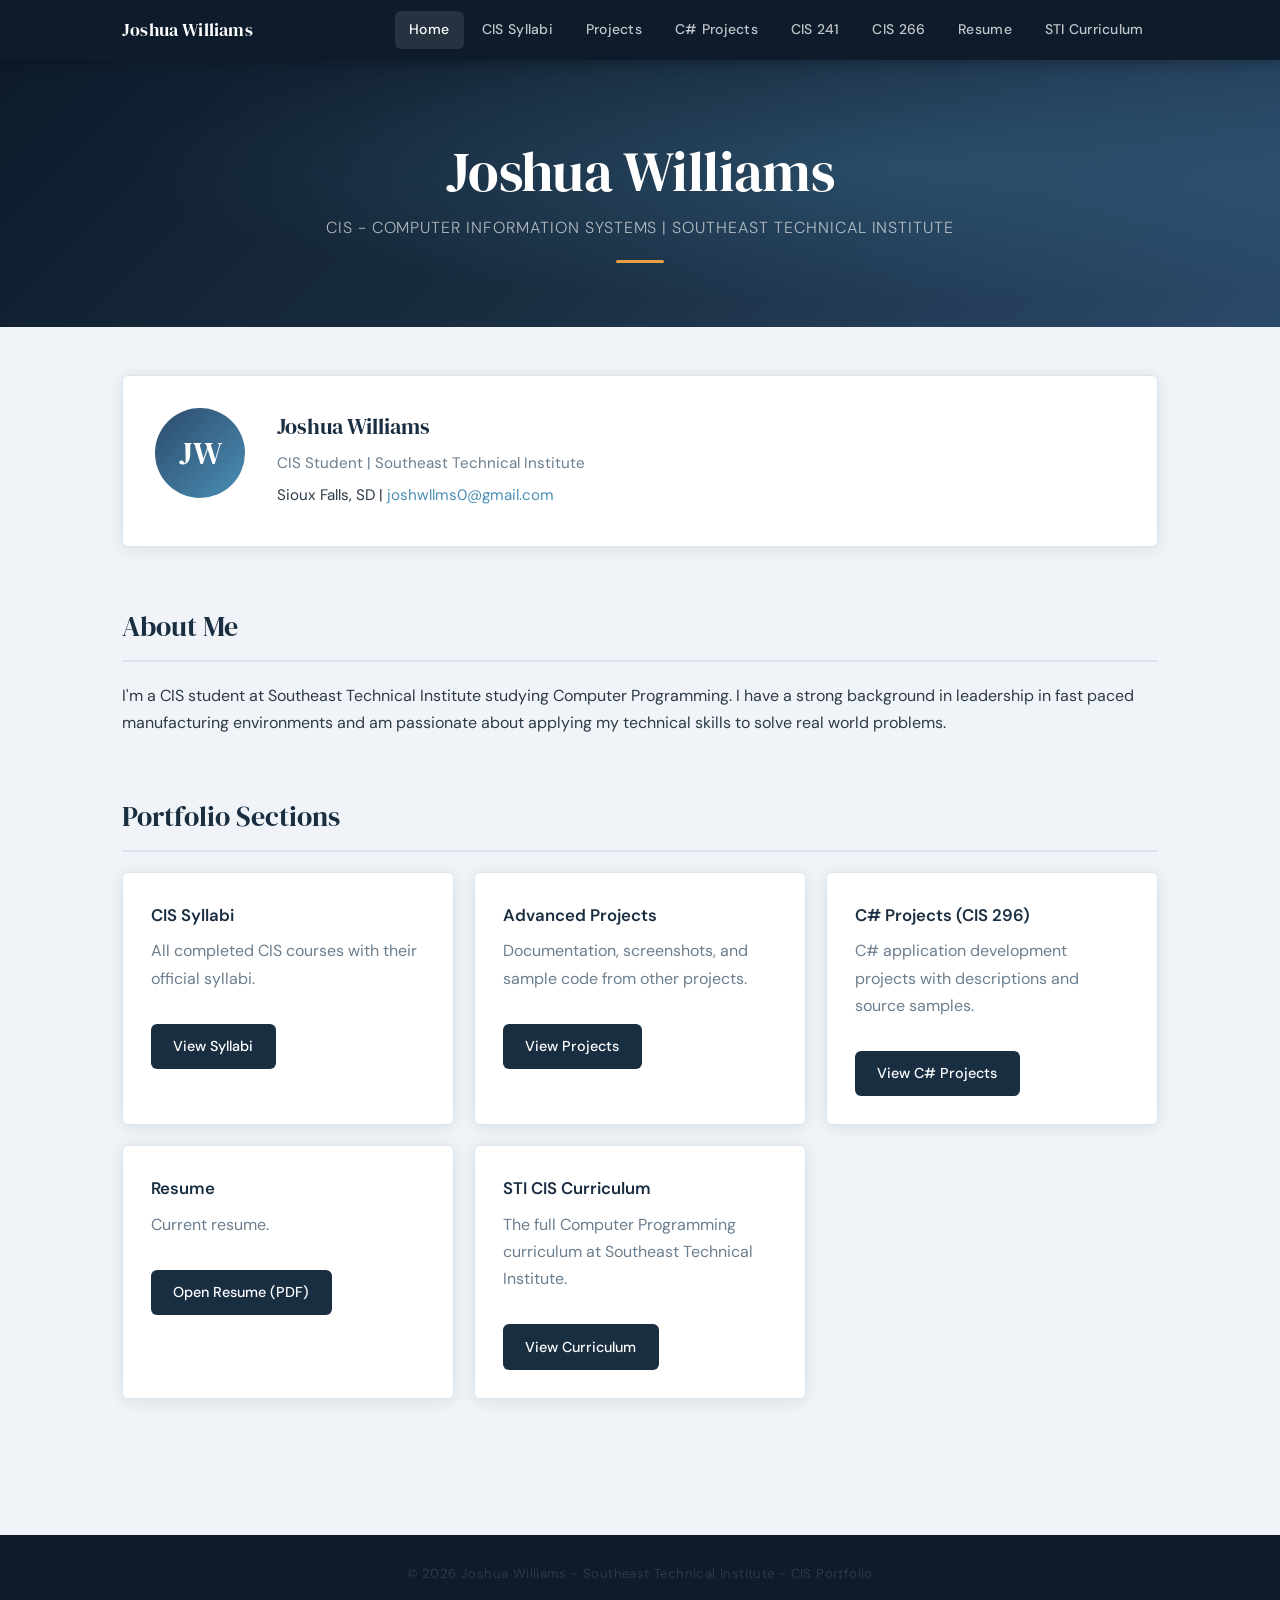
<file: index.html>
<!DOCTYPE html>
<html lang="en">
<head>
  <meta charset="UTF-8" />
  <meta name="viewport" content="width=device-width, initial-scale=1.0" />
  <title>Joshua Williams | CIS Portfolio</title>
  <link rel="stylesheet" href="styles.css" />
</head>
<body>

  <!-- Navigation -->
  <nav>
    <div class="nav-inner">
      <span class="nav-brand">Joshua Williams</span>
      <ul class="nav-links">
        <li><a href="index.html" class="active">Home</a></li>
        <li><a href="CIS_Syllabi.html">CIS Syllabi</a></li>
        <li><a href="projects.html">Projects</a></li>
        <li><a href="csharp.html">C# Projects</a></li>
        <li><a href="cis241.html">CIS 241</a></li>
        <li><a href="cis266_webservices.html">CIS 266</a></li>
        <li><a href="Joshua_Williams_ResumeSupervisor.pdf" target="_blank">Resume</a></li>
        <li><a href="https://catalog.southeasttech.edu/preview_program.php?catoid=29&poid=3606&hl=%22Computer+Programming%22&returnto=search" target="_blank">STI Curriculum</a></li>
      </ul>
    </div>
  </nav>

  <!-- Page Header -->
  <header class="page-header">
    <h1>Joshua Williams</h1>
    <p class="subtitle">CIS - Computer Information Systems | Southeast Technical Institute</p>
    <div class="accent-bar"></div>
  </header>

  <!-- Main Content -->
  <main>

    <!-- Profile -->
    <section>
      <div class="profile-card">
        <div class="profile-avatar">JW</div>
        <div class="profile-info">
          <h3>Joshua Williams</h3>
          <p class="text-muted">CIS Student | Southeast Technical Institute</p>
          <p>
            Sioux Falls, SD |
            <a href="mailto:joshwllms0@gmail.com">joshwllms0@gmail.com</a>
          </p>
        </div>
      </div>
    </section>

    <!-- About -->
    <section>
      <h2>About Me</h2>
      <p>
        I'm a CIS student at Southeast Technical Institute studying Computer Programming.
        I have a strong background in leadership in fast paced manufacturing environments 
        and am passionate about applying my technical skills to solve real world problems.
      </p>
    </section>

    <!-- Quick Links -->
    <section>
      <h2>Portfolio Sections</h2>
      <div class="card-grid">

        <div class="card">
          <h3>CIS Syllabi</h3>
          <p class="text-muted">All completed CIS courses with their official syllabi.</p>
          <a href="CIS_Syllabi.html" class="btn btn-primary mt-2">View Syllabi</a>
        </div>

        <div class="card">
          <h3>Advanced Projects</h3>
          <p class="text-muted">Documentation, screenshots, and sample code from other projects.</p>
          <a href="projects.html" class="btn btn-primary mt-2">View Projects</a>
        </div>

        <div class="card">
          <h3>C# Projects (CIS 296)</h3>
          <p class="text-muted">C# application development projects with descriptions and source samples.</p>
          <a href="csharp.html" class="btn btn-primary mt-2">View C# Projects</a>
        </div>

        <div class="card">
          <h3>Resume</h3>
          <p class="text-muted">Current resume.</p>
          <a href="Joshua_Williams_ResumeSupervisor.pdf" target="_blank" class="btn btn-primary mt-2">Open Resume (PDF)</a>
        </div>

        <div class="card">
          <h3>STI CIS Curriculum</h3>
          <p class="text-muted">The full Computer Programming curriculum at Southeast Technical Institute.</p>
          <a href="https://catalog.southeasttech.edu/preview_program.php?catoid=29&poid=3606&hl=%22Computer+Programming%22&returnto=search"
             target="_blank" class="btn btn-primary mt-2">View Curriculum</a>
        </div>

      </div>
    </section>
  </main>

  <!-- Footer -->
  <footer>
    <p>&copy; 2026 Joshua Williams - Southeast Technical Institute - CIS Portfolio</p>
  </footer>
</body>
</html>
</file>
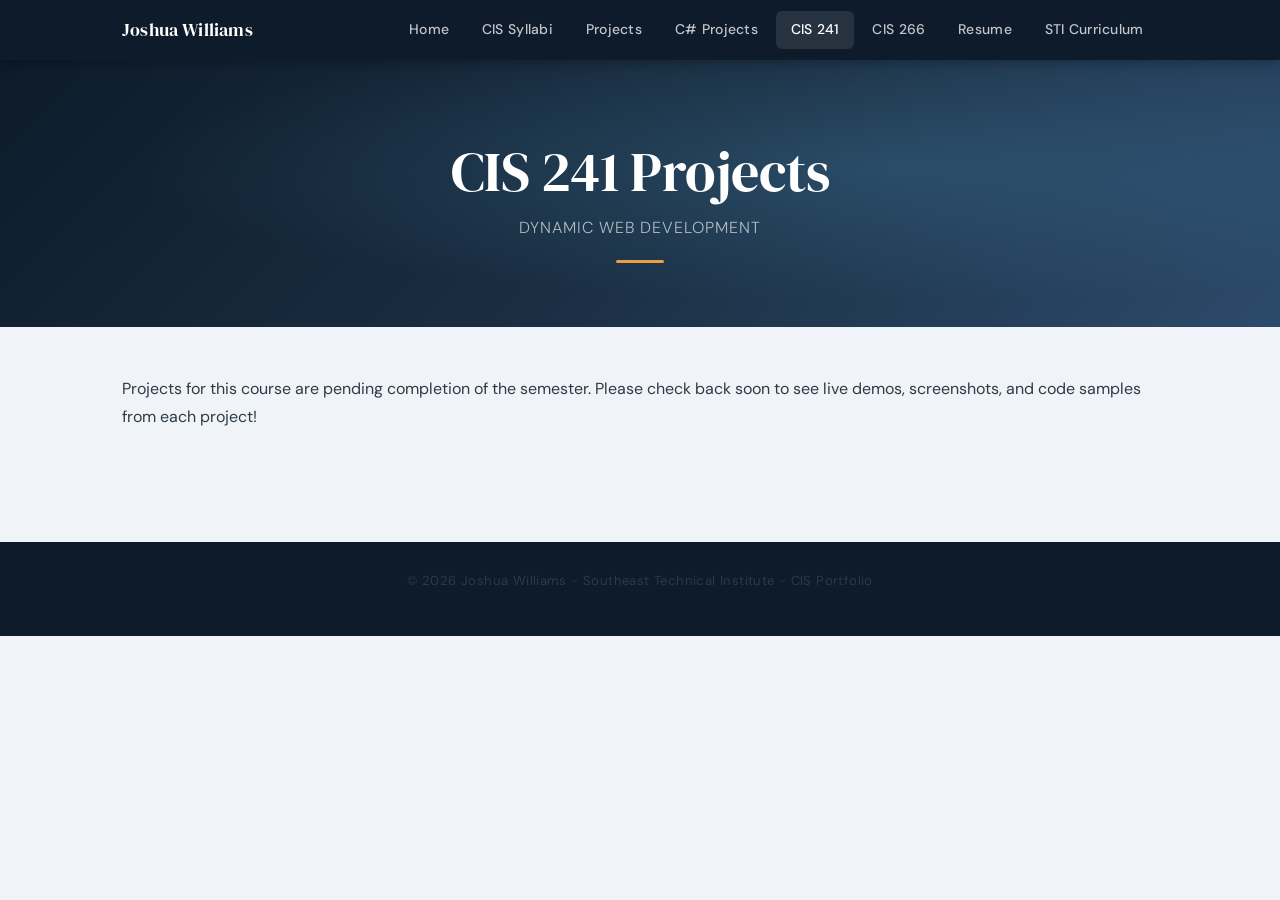
<file: cis241.html>
<!DOCTYPE html>
<html lang="en">
<head>
  <meta charset="UTF-8" />
  <meta name="viewport" content="width=device-width, initial-scale=1.0" />
  <title>CIS 241 Projects | Joshua Williams</title>
  <link rel="stylesheet" href="styles.css" />
  <style>
    .project-block {
      background: var(--white);
      border: 1px solid var(--border);
      border-radius: var(--radius);
      padding: 2rem;
      margin-bottom: 2rem;
      box-shadow: var(--shadow);
    }
    .project-block h3 {
      font-family: var(--serif);
      font-size: 1.3rem;
      font-weight: 400;
      color: var(--ink);
      margin-bottom: .4rem;
    }
    .project-meta {
      font-size: .85rem;
      color: var(--muted);
      margin-bottom: 1rem;
    }
    .project-section-label {
      font-size: .75rem;
      font-weight: 700;
      letter-spacing: .1em;
      text-transform: uppercase;
      color: var(--steel);
      margin: 1.25rem 0 .4rem;
    }
    .code-block {
      background: #0d1b2a;
      color: #c9d8e8;
      border-radius: var(--radius);
      padding: 1.25rem 1.5rem;
      font-family: 'Courier New', Courier, monospace;
      font-size: .82rem;
      line-height: 1.65;
      overflow-x: auto;
      margin-bottom: .75rem;
    }
    .screenshot-placeholder {
      background: var(--light);
      border: 2px dashed var(--border);
      border-radius: var(--radius);
      padding: 2.5rem 1.5rem;
      text-align: center;
      color: var(--muted);
      font-size: .9rem;
      margin-bottom: .75rem;
    }
    .screenshot-placeholder img {
      max-width: 100%;
      border-radius: var(--radius);
      margin: 0 auto;
      display: block;
    }
    .demo-banner {
      display: flex;
      align-items: center;
      justify-content: space-between;
      gap: 1rem;
      background: linear-gradient(135deg, var(--ink), var(--steel));
      border-radius: var(--radius);
      padding: 1.1rem 1.5rem;
      margin-bottom: 1.5rem;
      flex-wrap: wrap;
    }
    .demo-banner p {
      color: rgba(255,255,255,.8);
      font-size: .9rem;
      margin: 0;
    }
    .demo-banner strong {
      color: var(--white);
      display: block;
      font-size: 1rem;
      margin-bottom: .2rem;
    }
    .btn-demo {
      display: inline-flex;
      align-items: center;
      gap: .5rem;
      background: var(--accent);
      color: var(--navy);
      font-weight: 700;
      font-size: .9rem;
      padding: .6rem 1.3rem;
      border-radius: var(--radius);
      white-space: nowrap;
      transition: opacity .2s, transform .15s;
    }
    .btn-demo:hover { opacity: .88; color: var(--navy); transform: translateY(-1px); }
    .db-badge {
      display: inline-block;
      background: #1a4a2e;
      color: #6fd49a;
      font-size: .72rem;
      font-weight: 700;
      padding: .2rem .7rem;
      border-radius: 99px;
      letter-spacing: .05em;
      margin-bottom: 1rem;
    }
  </style>
</head>
<body>

  <!-- Navigation -->
  <nav>
    <div class="nav-inner">
      <span class="nav-brand">Joshua Williams</span>
      <ul class="nav-links">
        <li><a href="index.html">Home</a></li>
        <li><a href="CIS_Syllabi.html">CIS Syllabi</a></li>
        <li><a href="projects.html">Projects</a></li>
        <li><a href="csharp.html">C# Projects</a></li>
        <li><a href="cis241.html" class="active">CIS 241</a></li>
        <li><a href="cis266_webservices.html">CIS 266</a></li>
        <li><a href="Joshua_Williams_ResumeSupervisor.pdf" target="_blank">Resume</a></li>
        <li><a href="https://catalog.southeasttech.edu/preview_program.php?catoid=29&poid=3606&hl=%22Computer+Programming%22&returnto=search" target="_blank">STI Curriculum</a></li>
      </ul>
    </div>
  </nav>

  <!-- Page Header -->
  <header class="page-header">
    <h1>CIS 241 Projects</h1>
    <p class="subtitle">Dynamic Web Development</p>
    <div class="accent-bar"></div>
  </header>

  <!-- Main Content -->
  <main>

    <p style="margin-bottom:2rem;">
      Projects for this course are pending completion of the semester. 
      Please check back soon to see live demos, screenshots, and code samples from each project!
    </p>
  </main>

  <!-- Footer -->
  <footer>
    <p>&copy; 2026 Joshua Williams - Southeast Technical Institute - CIS Portfolio</p>
  </footer>

</body>
</html>
</file>
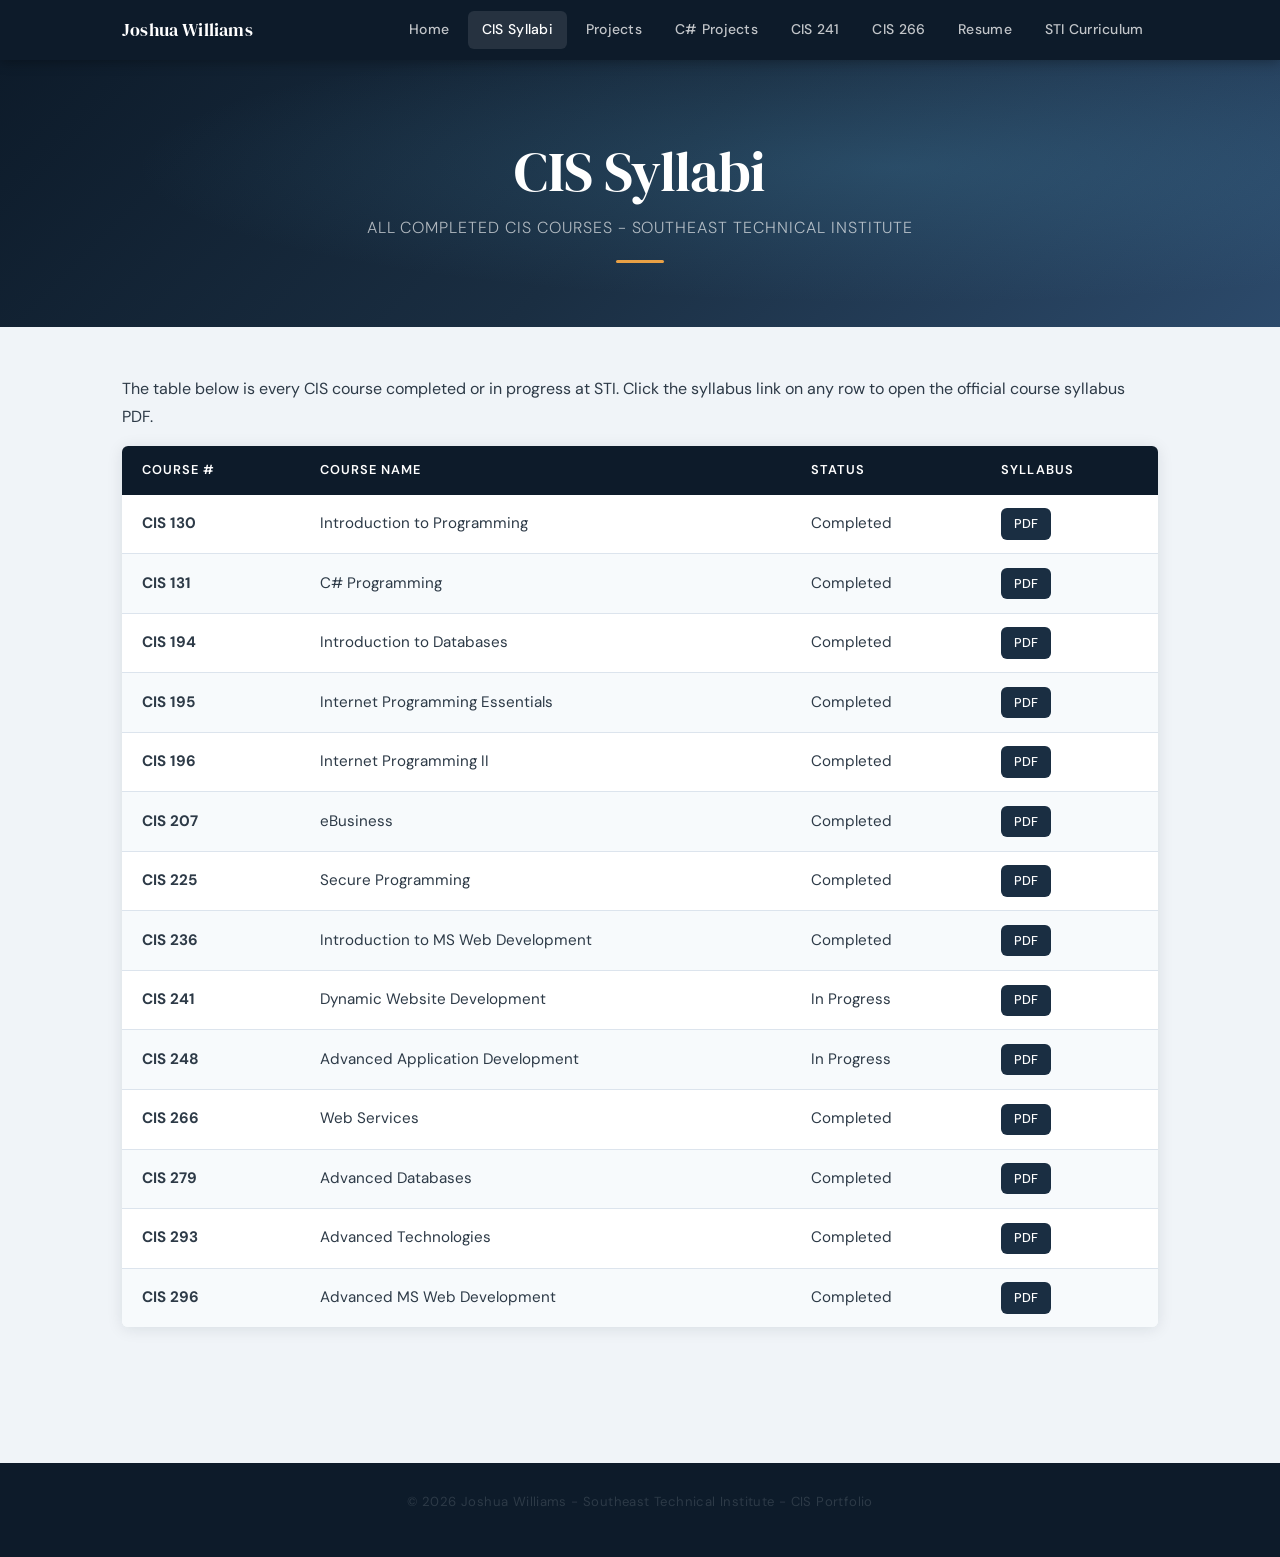
<file: CIS_Syllabi.html>
<!DOCTYPE html>
<html lang="en">
<head>
  <meta charset="UTF-8" />
  <meta name="viewport" content="width=device-width, initial-scale=1.0" />
  <title>CIS Syllabi | Joshua Williams</title>
  <link rel="stylesheet" href="styles.css" />
</head>
<body>

  <!-- Navigation -->
  <nav>
    <div class="nav-inner">
      <span class="nav-brand">Joshua Williams</span>
      <ul class="nav-links">
        <li><a href="index.html">Home</a></li>
        <li><a href="CIS_Syllabi.html" class="active">CIS Syllabi</a></li>
        <li><a href="projects.html">Projects</a></li>
        <li><a href="csharp.html">C# Projects</a></li>
        <li><a href="cis241.html">CIS 241</a></li>
        <li><a href="cis266_webservices.html">CIS 266</a></li>
        <li><a href="Joshua_Williams_ResumeSupervisor.pdf" target="_blank">Resume</a></li>
        <li><a href="https://catalog.southeasttech.edu/preview_program.php?catoid=29&poid=3606&hl=%22Computer+Programming%22&returnto=search" target="_blank">STI Curriculum</a></li>
      </ul>
    </div>
  </nav>

  <!-- Page Header -->
  <header class="page-header">
    <h1>CIS Syllabi</h1>
    <p class="subtitle">All completed CIS courses - Southeast Technical Institute</p>
    <div class="accent-bar"></div>
  </header>

  <!-- Main Content -->
  <main>

    <section>
      <p>
        The table below is every CIS course completed or in progress at STI.
        Click the syllabus link on any row to open the official course syllabus PDF.
      </p>

      <table class="syllabus-table">
        <thead>
          <tr>
            <th>Course #</th>
            <th>Course Name</th>
            <th>Status</th>
            <th>Syllabus</th>
          </tr>
        </thead>
        <tbody>

          <tr>
            <td><strong>CIS 130</strong></td>
            <td>Introduction to Programming</td>
            <td>Completed</td>
            <td>
              <a href="syllabi/CIS000_Syllabus.jpg" target="_blank" class="pdf-link">
                PDF
              </a>
            </td>
          </tr>

          <tr>
            <td><strong>CIS 131</strong></td>
            <td>C# Programming</td>
            <td>Completed</td>
            <td>
              <a href="syllabi/CIS000_Syllabus.jpg" target="_blank" class="pdf-link">
                PDF
              </a>
            </td>
          </tr>

          <tr>
            <td><strong>CIS 194</strong></td>
            <td>Introduction to Databases</td>
            <td>Completed</td>
            <td>
              <a href="syllabi/CIS194_Syllabus.pdf" target="_blank" class="pdf-link">
                PDF
              </a>
            </td>
          </tr>

          <tr>
            <td><strong>CIS 195</strong></td>
            <td>Internet Programming Essentials</td>
            <td>Completed</td>
            <td>
              <a href="syllabi/CIS195_Syllabus.pdf" target="_blank" class="pdf-link">
                PDF
              </a>
            </td>
          </tr>

          <tr>
            <td><strong>CIS 196</strong></td>
            <td>Internet Programming II</td>
            <td>Completed</td>
            <td>
              <a href="syllabi/CIS196_Syllabus.pdf" target="_blank" class="pdf-link">
                PDF
              </a>
            </td>
          </tr>

          <tr>
            <td><strong>CIS 207</strong></td>
            <td>eBusiness </td>
            <td>Completed</td>
            <td>
              <a href="syllabi/CIS000_Syllabus.jpg" target="_blank" class="pdf-link">
                PDF
              </a>
            </td>
          </tr>

          <tr>
            <td><strong>CIS 225</strong></td>
            <td>Secure Programming</td>
            <td>Completed</td>
            <td>
              <a href="syllabi/CIS225_Syllabus.pdf" target="_blank" class="pdf-link">
                PDF
              </a>
            </td>
          </tr>

          <tr>
            <td><strong>CIS 236</strong></td>
            <td>Introduction to MS Web Development</td>
            <td>Completed</td>
            <td>
              <a href="syllabi/CIS236_Syllabus.pdf" target="_blank" class="pdf-link">
                PDF
              </a>
            </td>
          </tr>

           <tr>
            <td><strong>CIS 241</strong></td>
            <td>Dynamic Website Development</td>
            <td>In Progress</td>
            <td>
              <a href="syllabi/CIS241_Syllabus.pdf" target="_blank" class="pdf-link">
                PDF
              </a>
            </td>
          </tr>

           <tr>
            <td><strong>CIS 248</strong></td>
            <td>Advanced Application Development</td>
            <td>In Progress</td>
            <td>
              <a href="syllabi/CIS248_Syllabus.pdf" target="_blank" class="pdf-link">
                PDF
              </a>
            </td>
          </tr>

           <tr>
            <td><strong>CIS 266</strong></td>
            <td>Web Services</td>
            <td>Completed</td>
            <td>
              <a href="syllabi/CIS266_Syllabus.pdf" target="_blank" class="pdf-link">
                PDF
              </a>
            </td>
          </tr>

           <tr>
            <td><strong>CIS 279</strong></td>
            <td>Advanced Databases</td>
            <td>Completed</td>
            <td>
              <a href="syllabi/CIS279_Syllabus.pdf" target="_blank" class="pdf-link">
                PDF
              </a>
            </td>
          </tr>

          <tr>
            <td><strong>CIS 293</strong></td>
            <td>Advanced Technologies</td>
            <td>Completed</td>
            <td>
              <a href="syllabi/CIS293_Syllabus.pdf" target="_blank" class="pdf-link">
                PDF
              </a>
            </td>
          </tr>

          <tr>
            <td><strong>CIS 296</strong></td>
            <td>Advanced MS Web Development</td>
            <td>Completed</td>
            <td>
              <a href="syllabi/CIS296_Syllabus.pdf" target="_blank" class="pdf-link">
                PDF
              </a>
            </td>
          </tr>

        </tbody>
      </table>
    </section>
  </main>

  <!-- Footer -->
  <footer>
    <p>&copy; 2026 Joshua Williams - Southeast Technical Institute - CIS Portfolio</p>
  </footer>

</body>
</html>
</file>
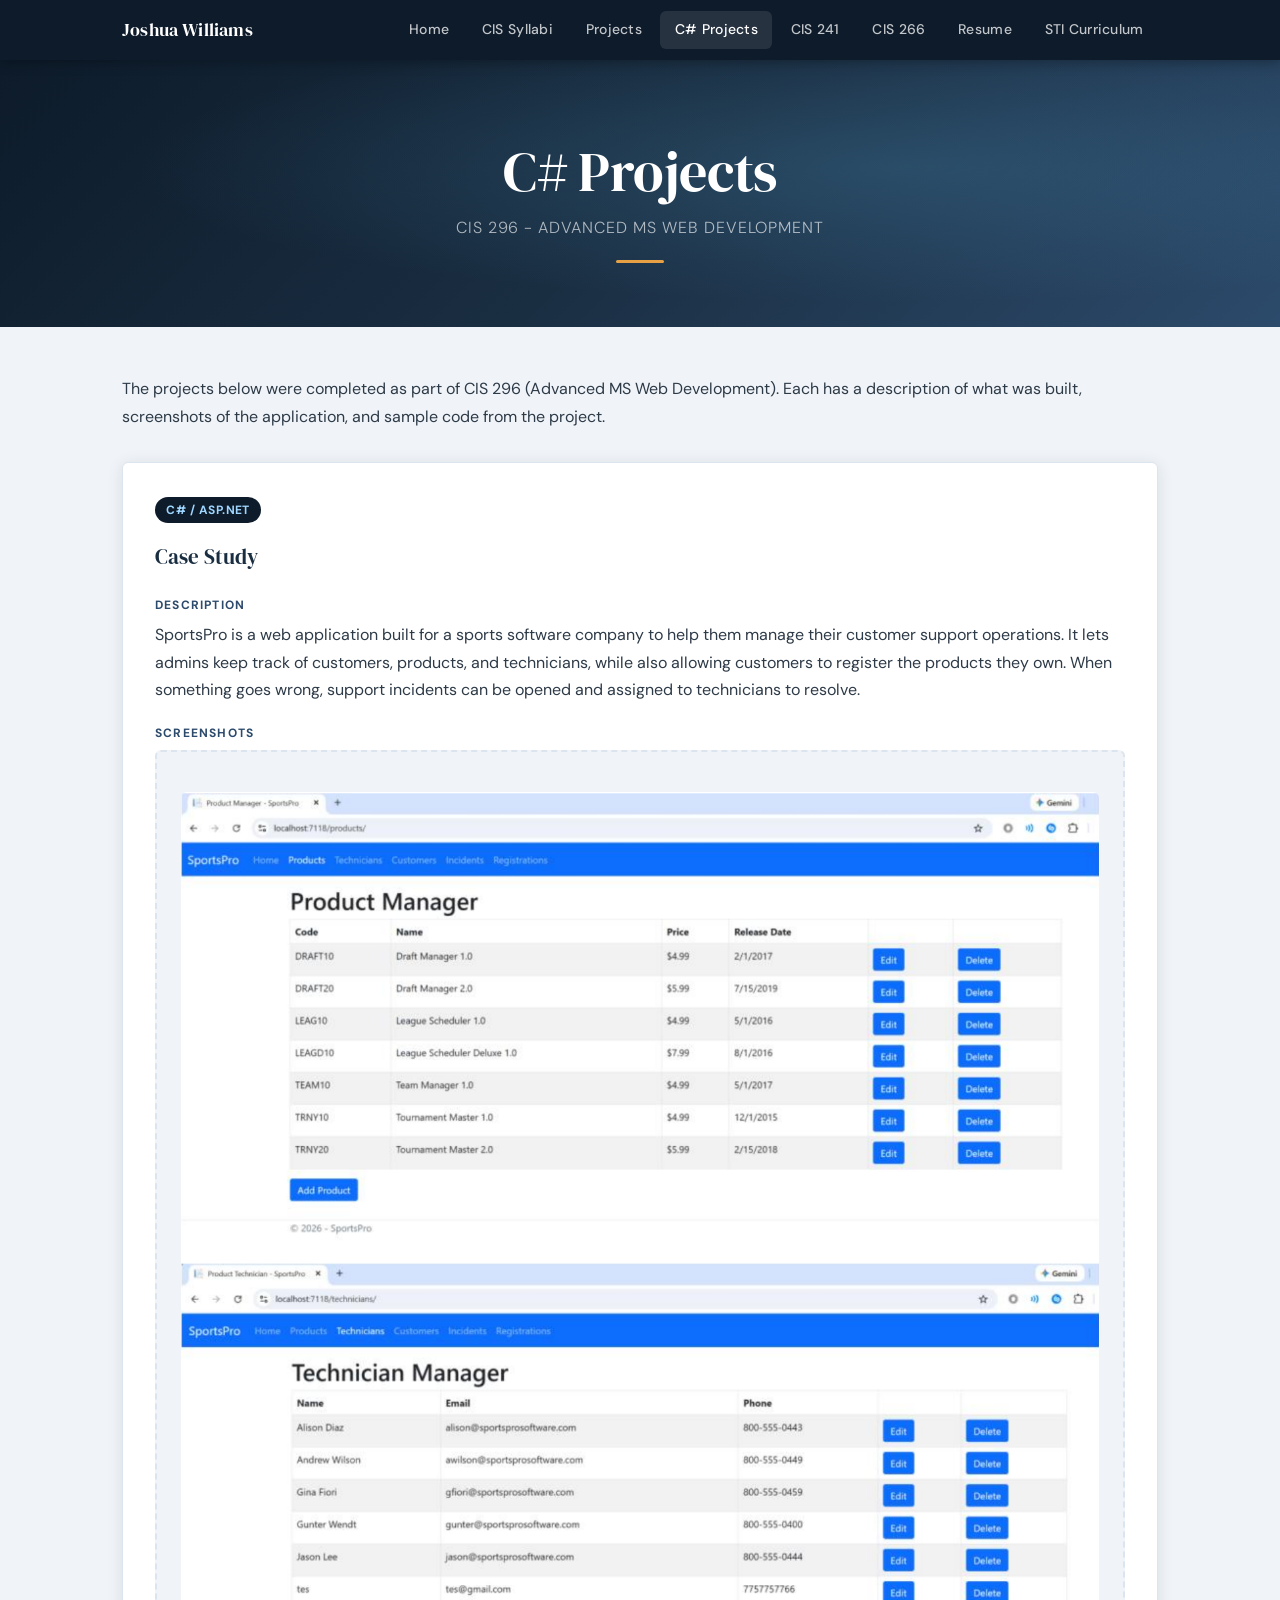
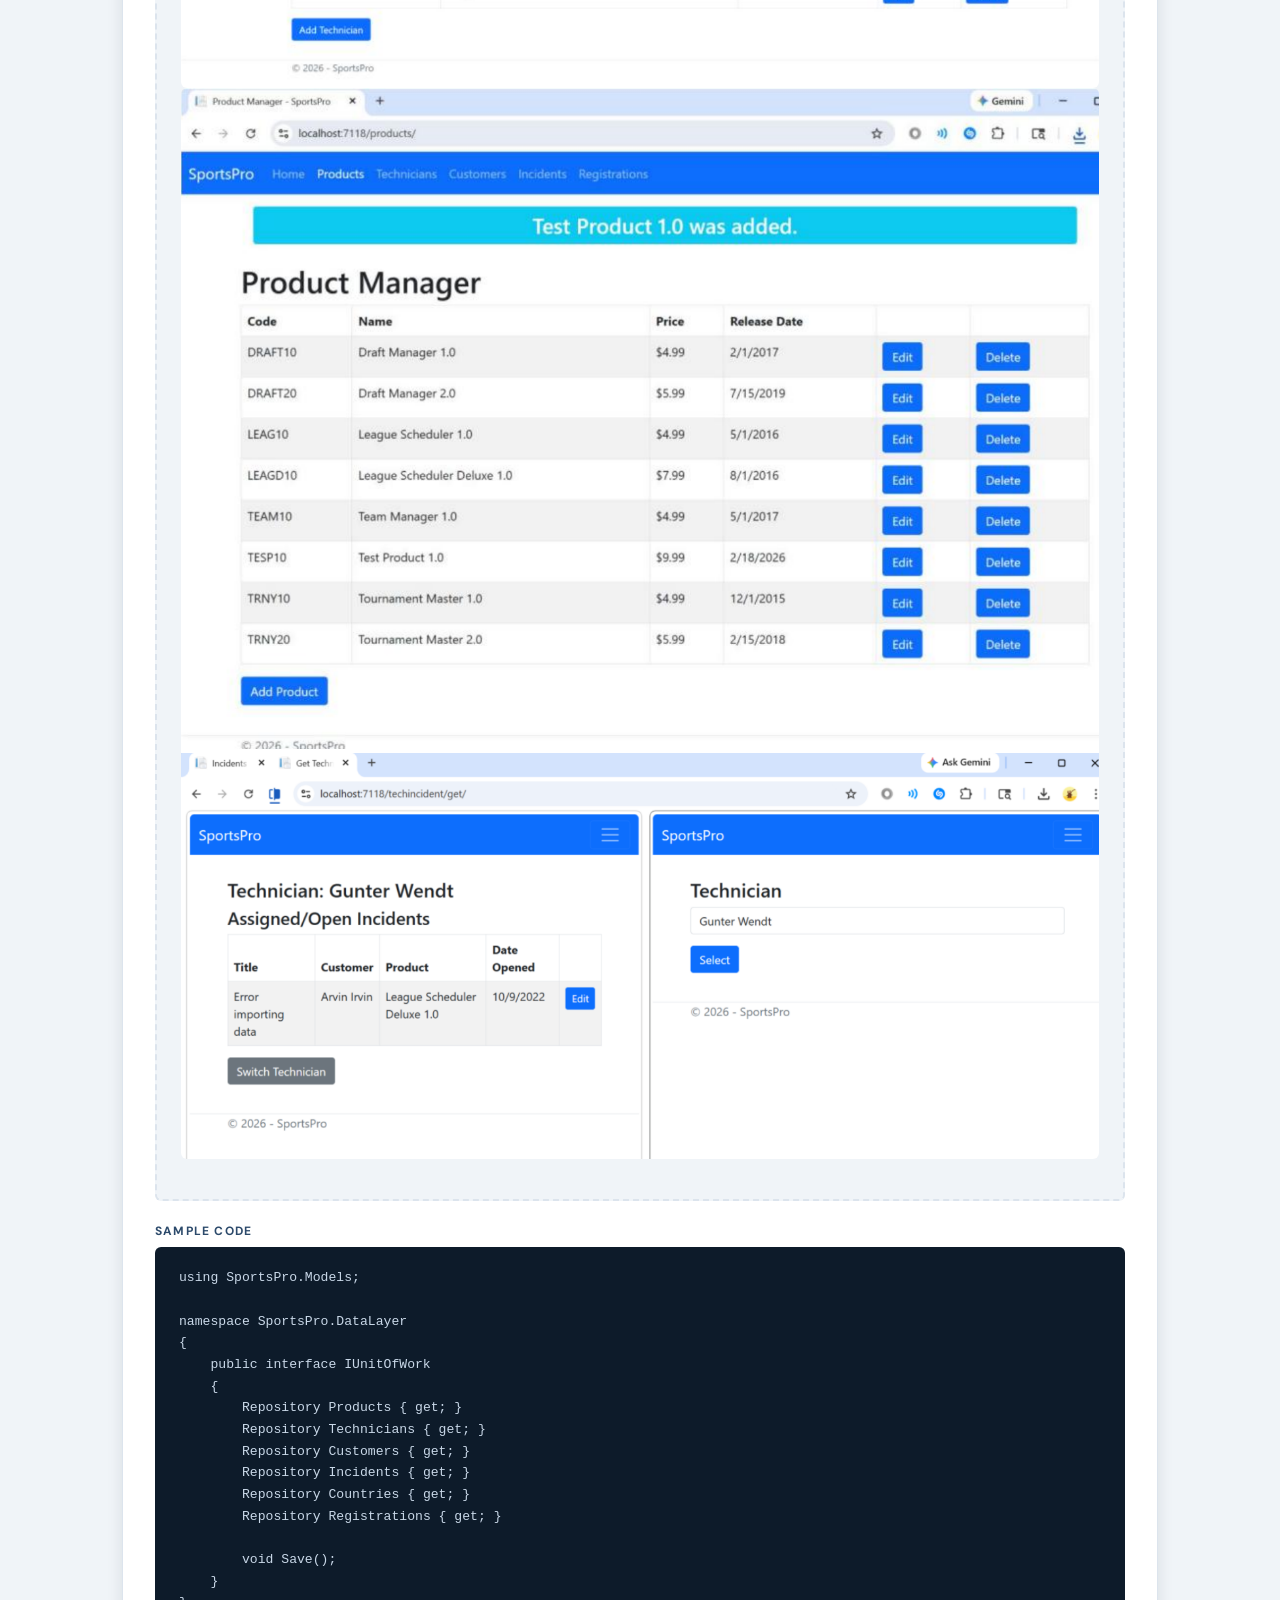
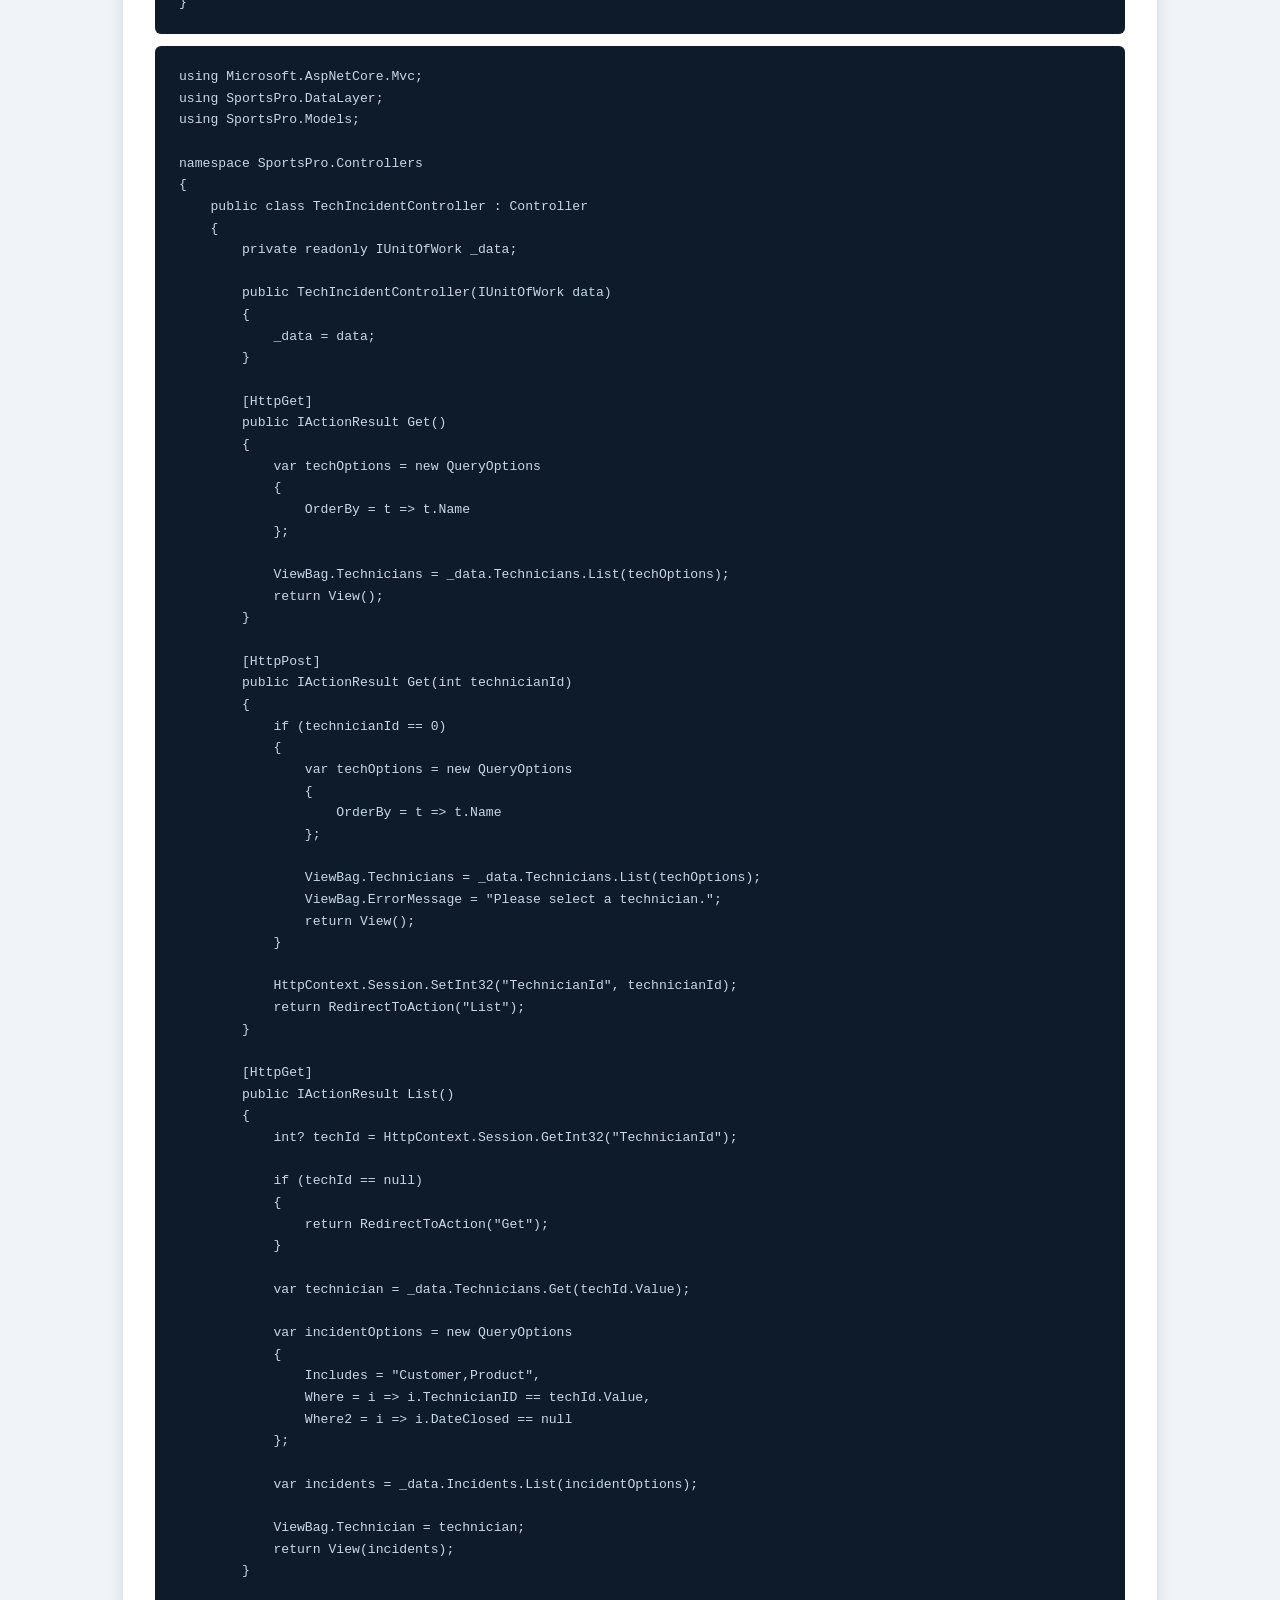
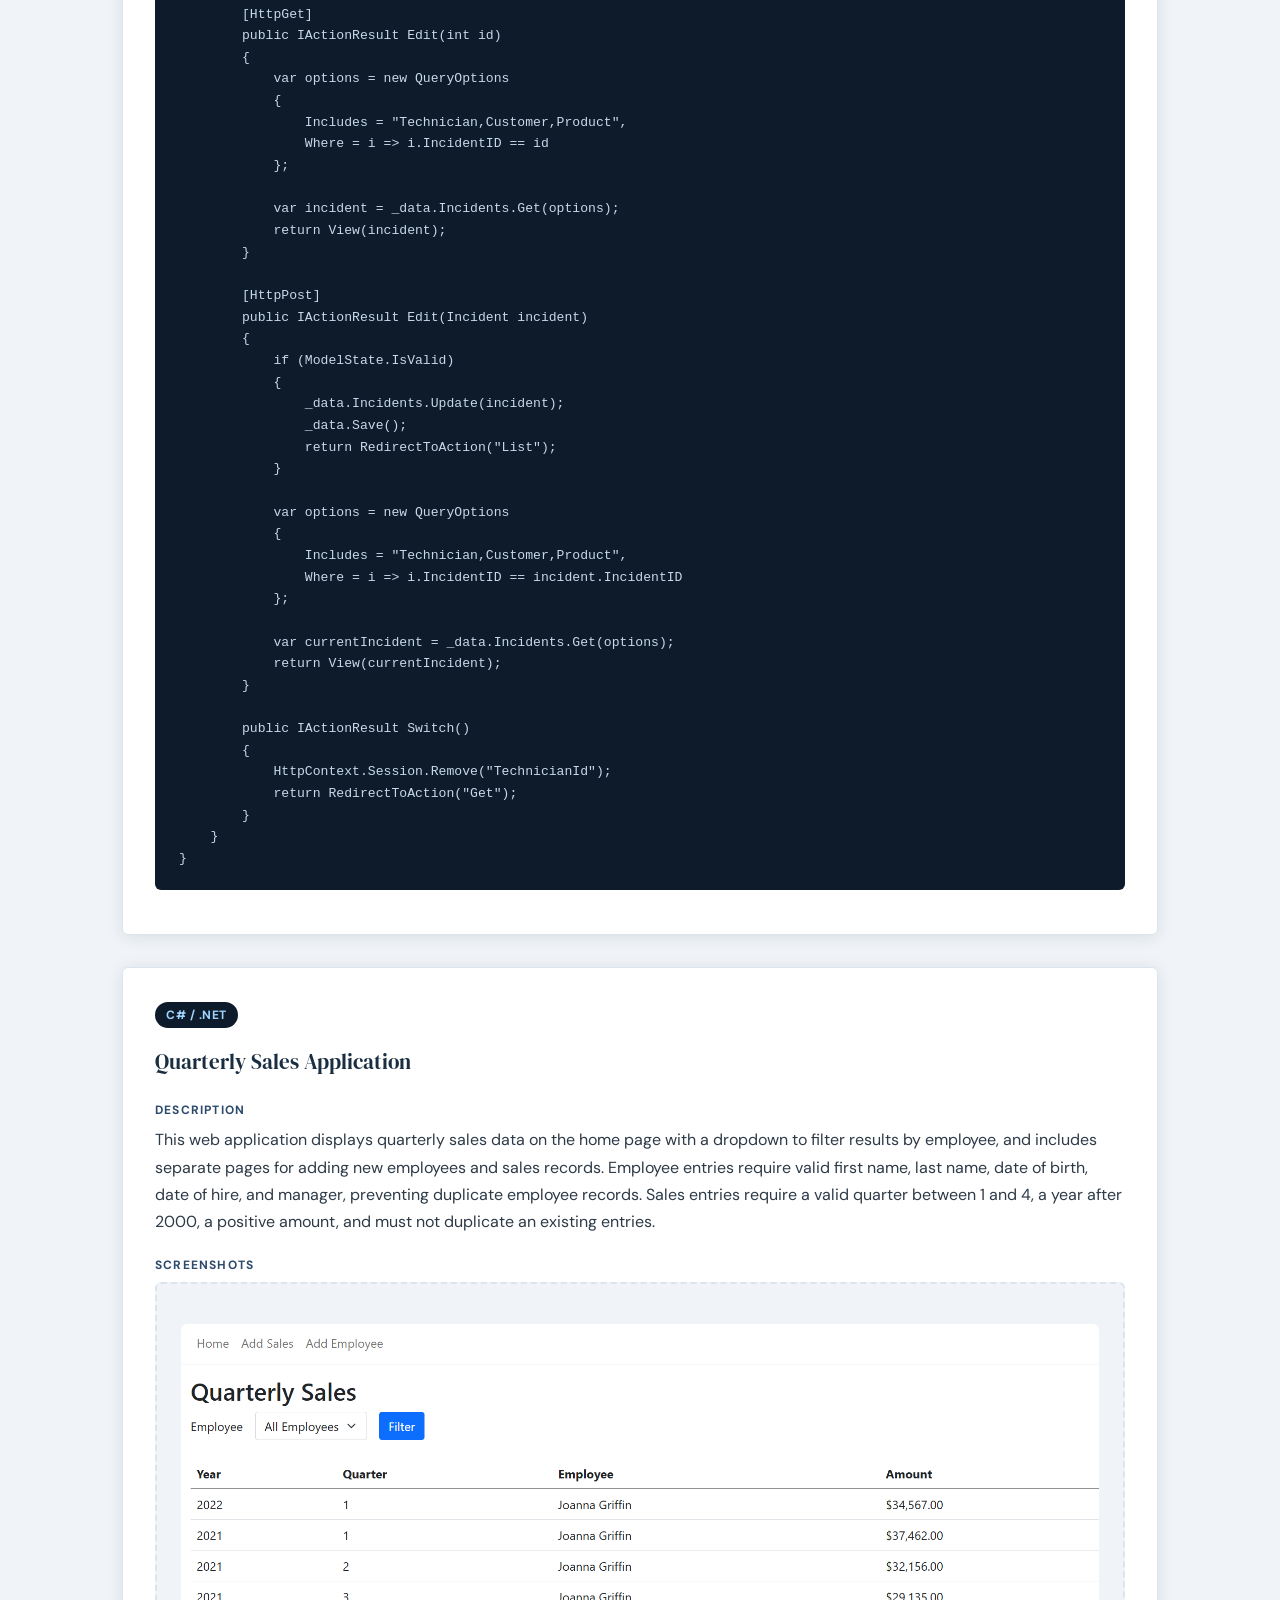
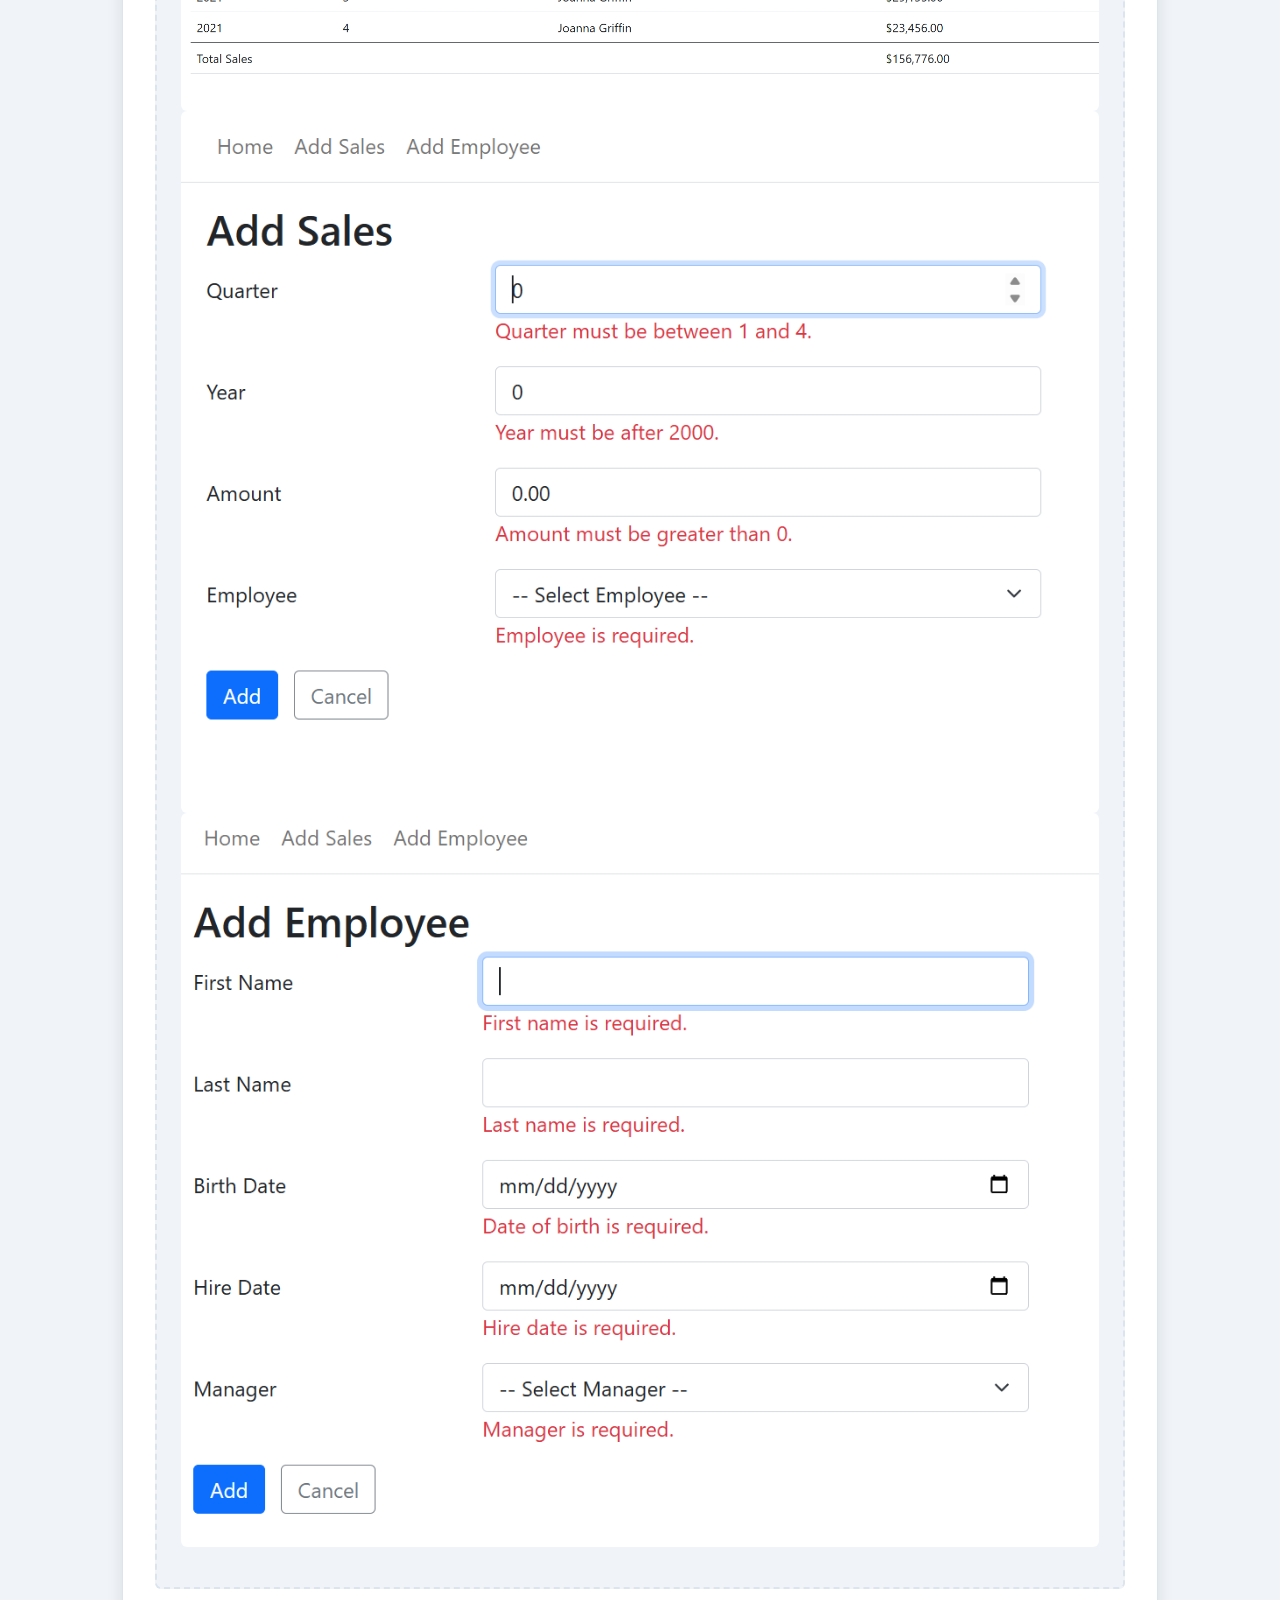
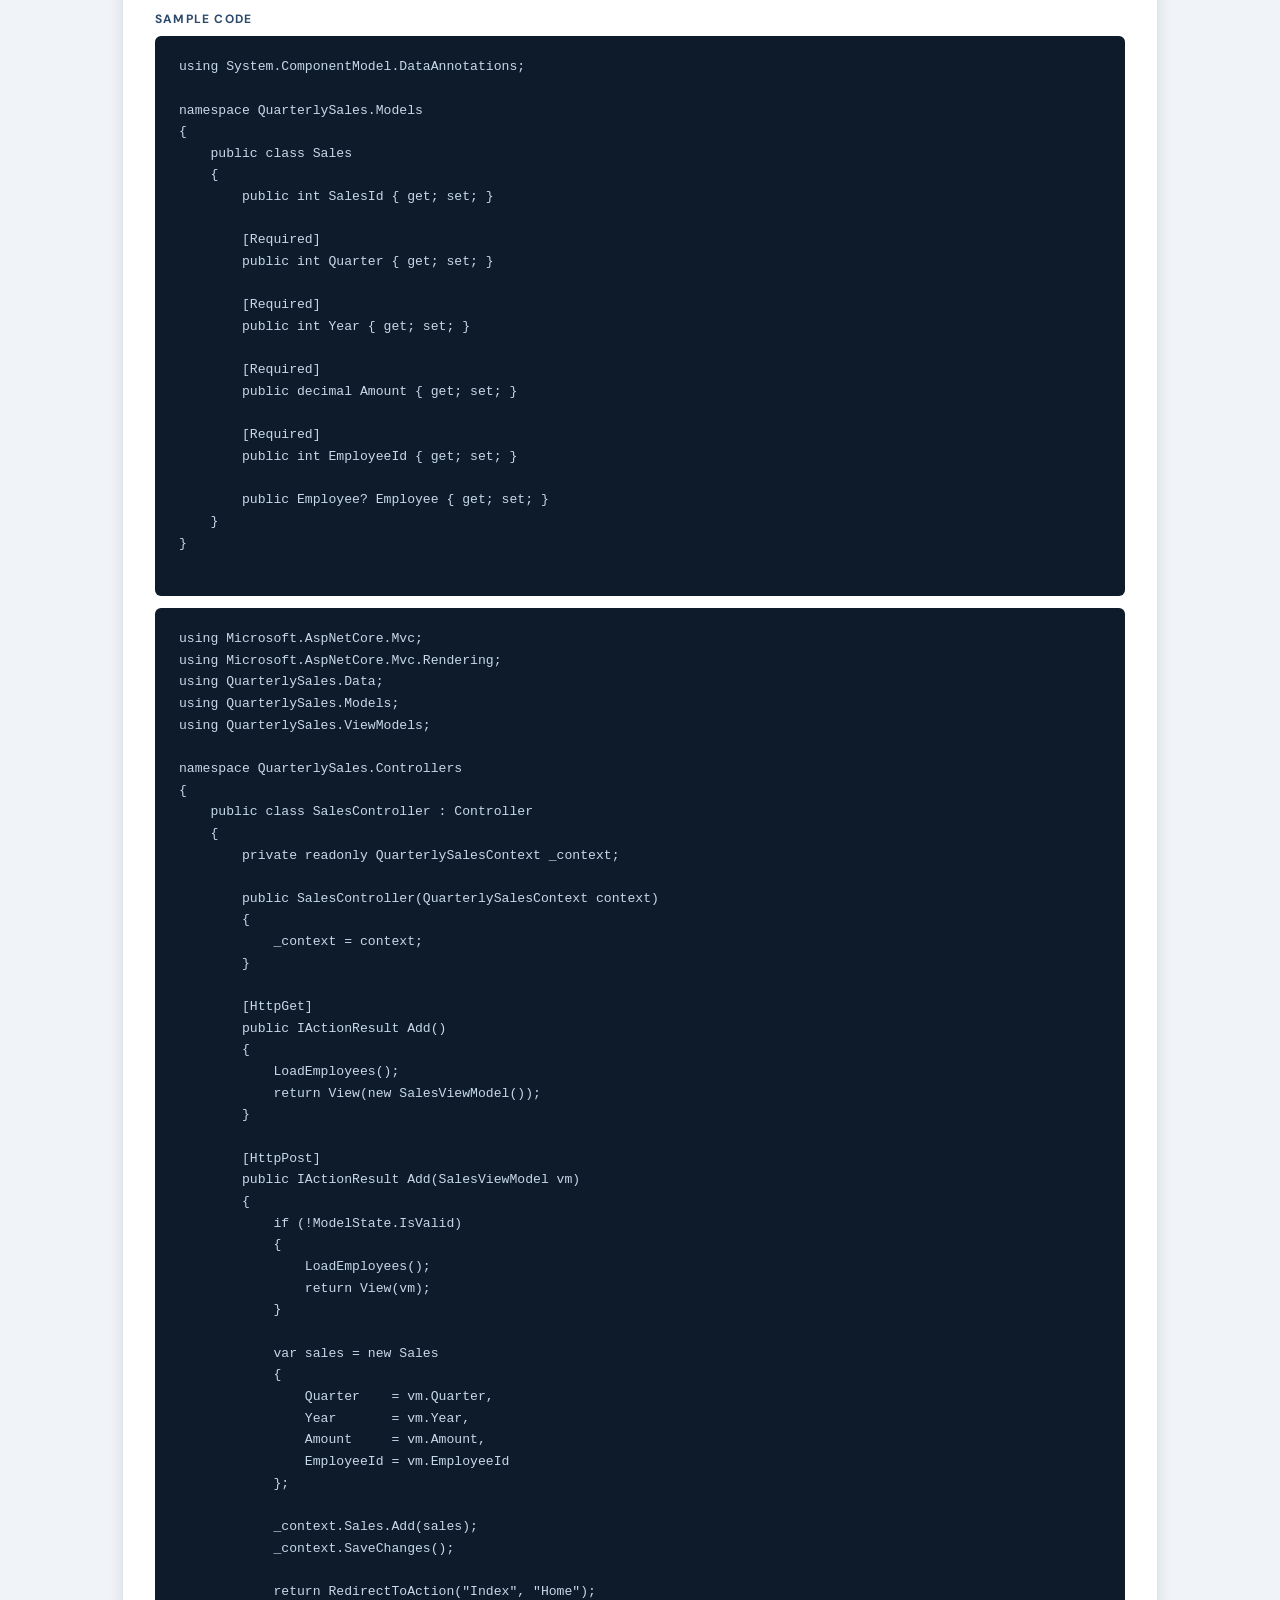
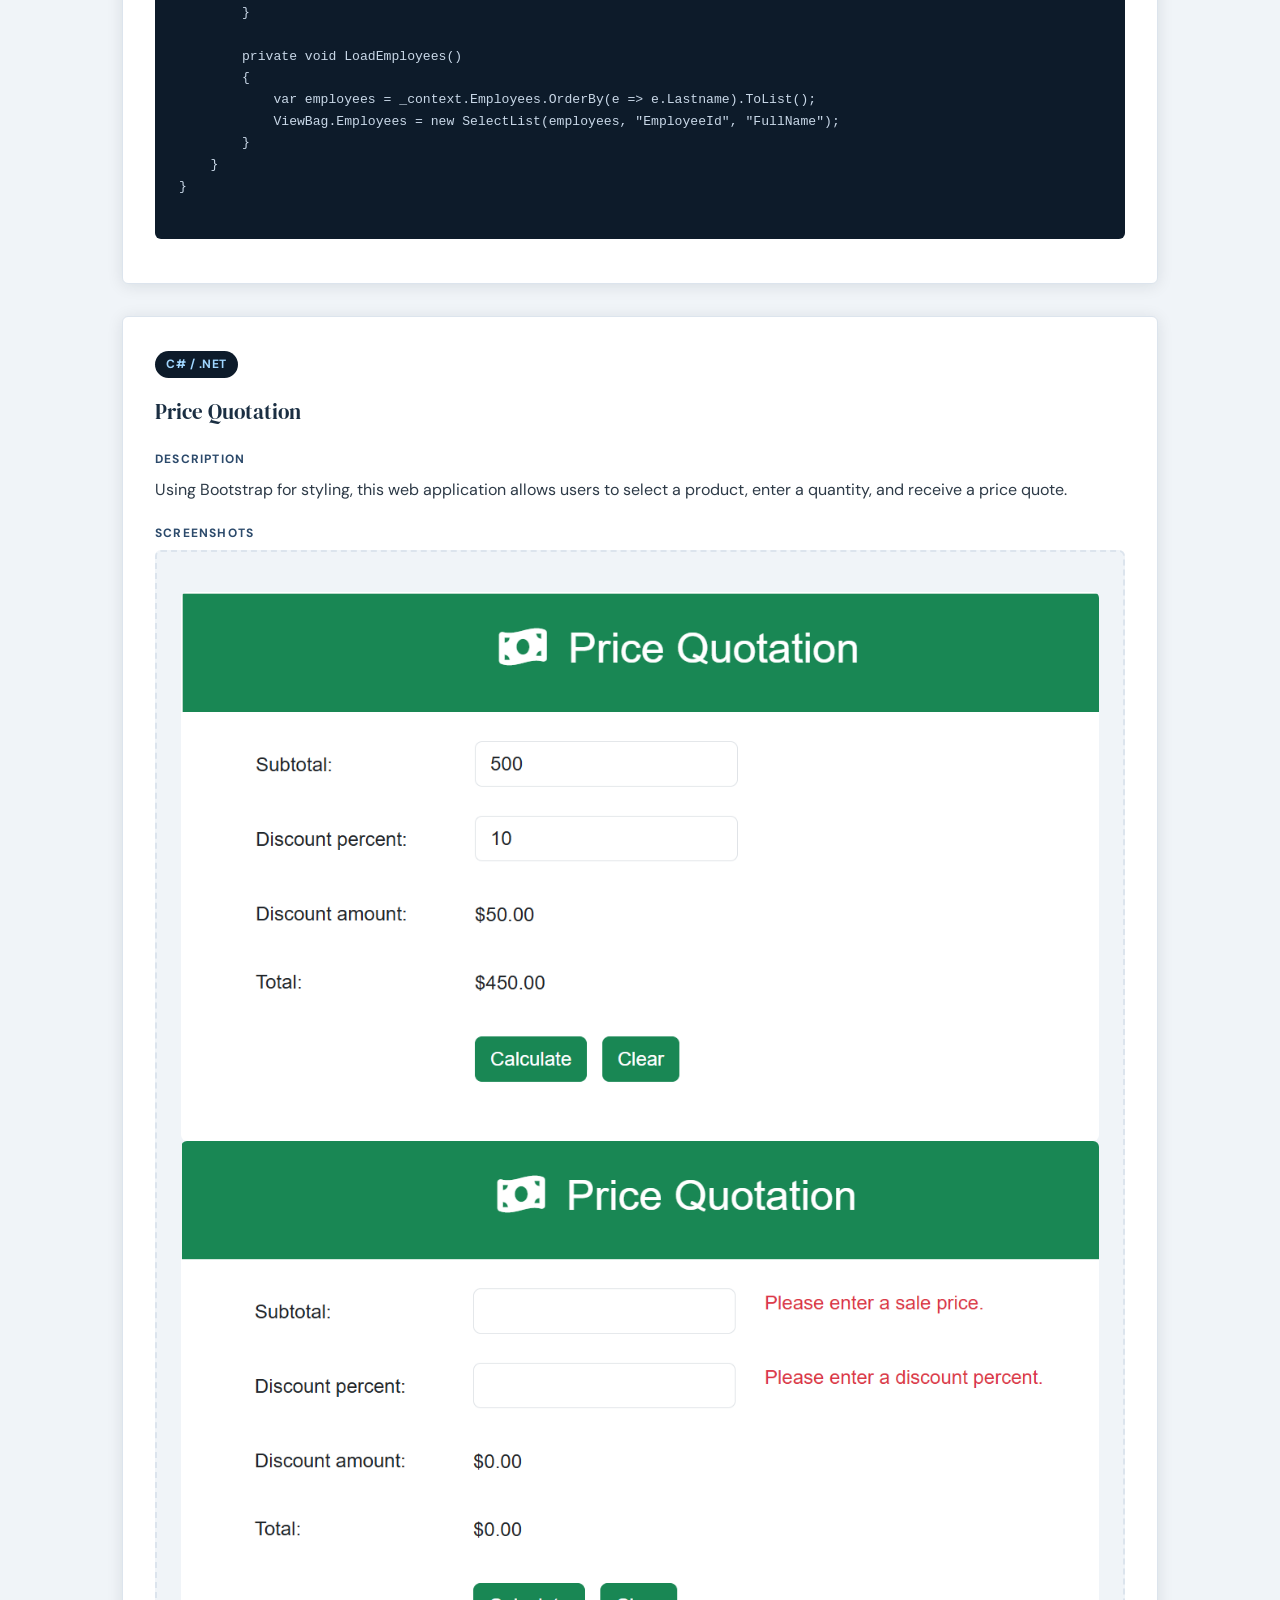
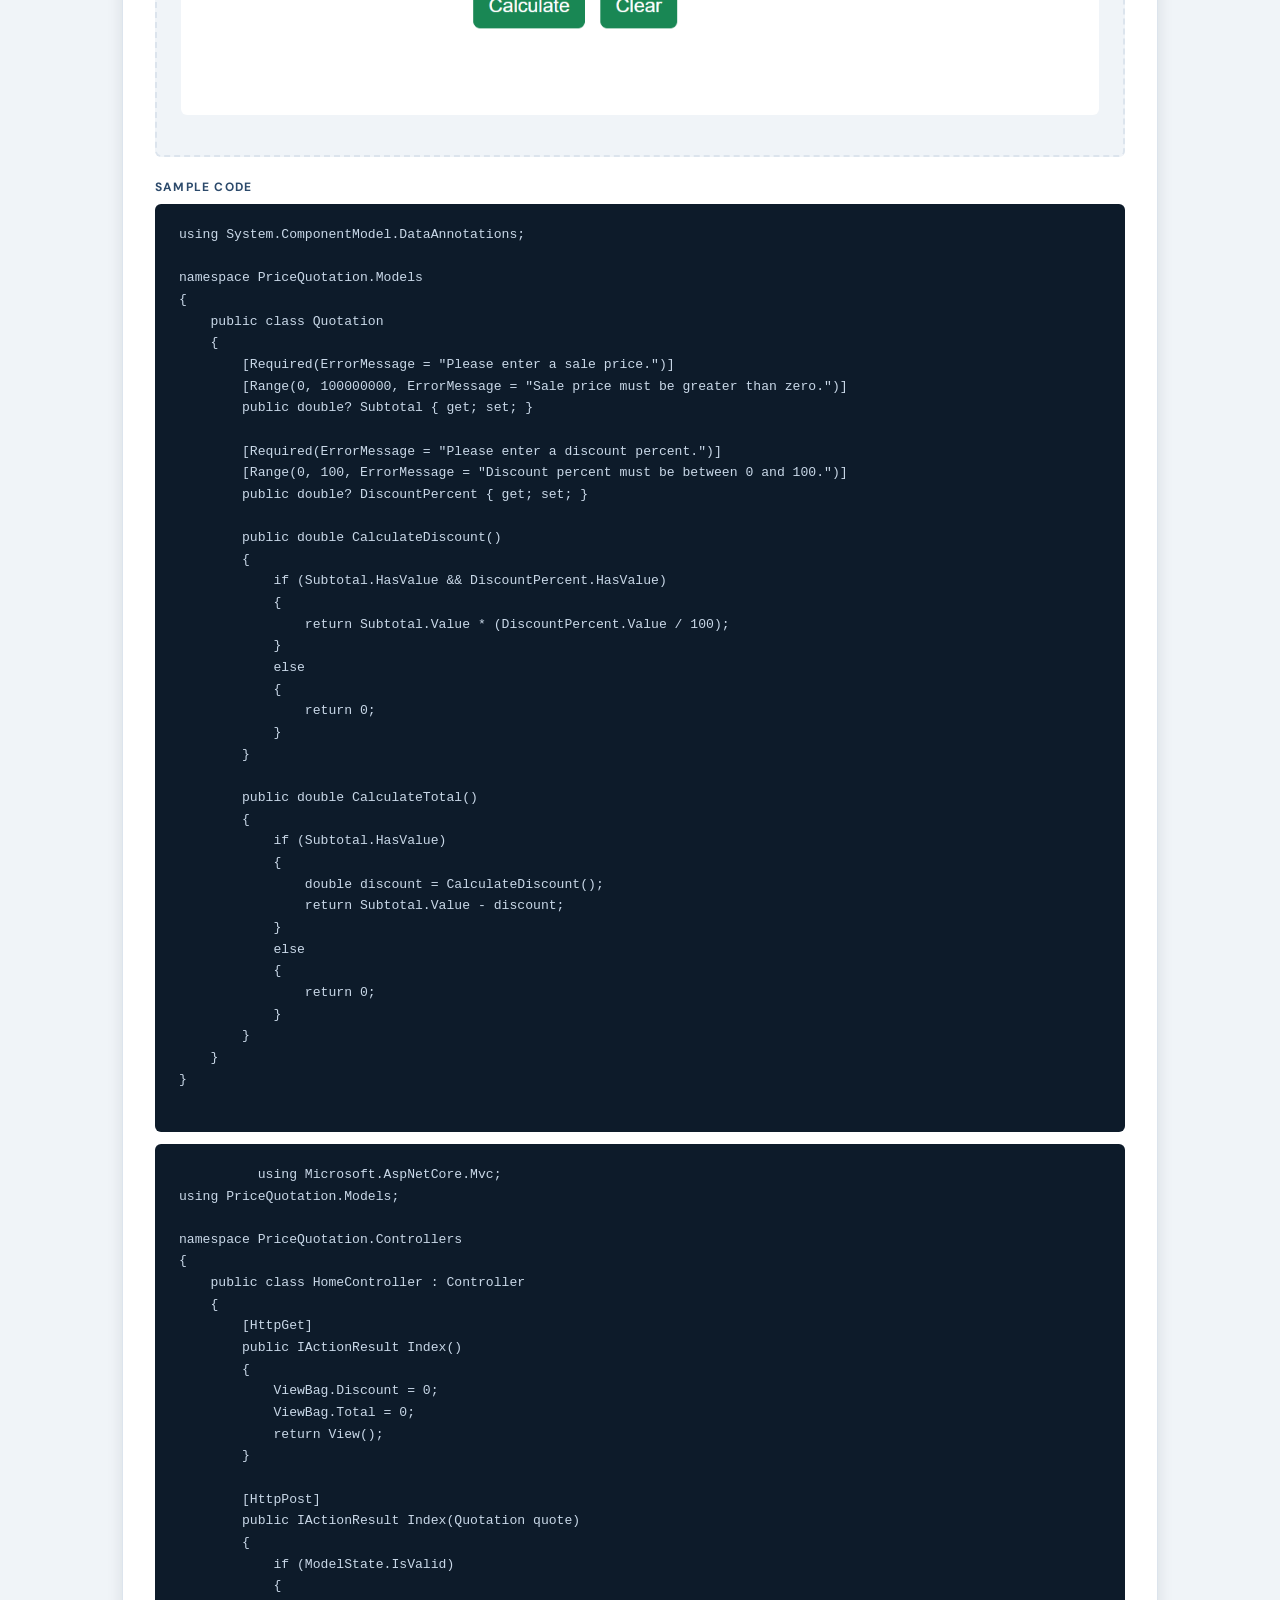
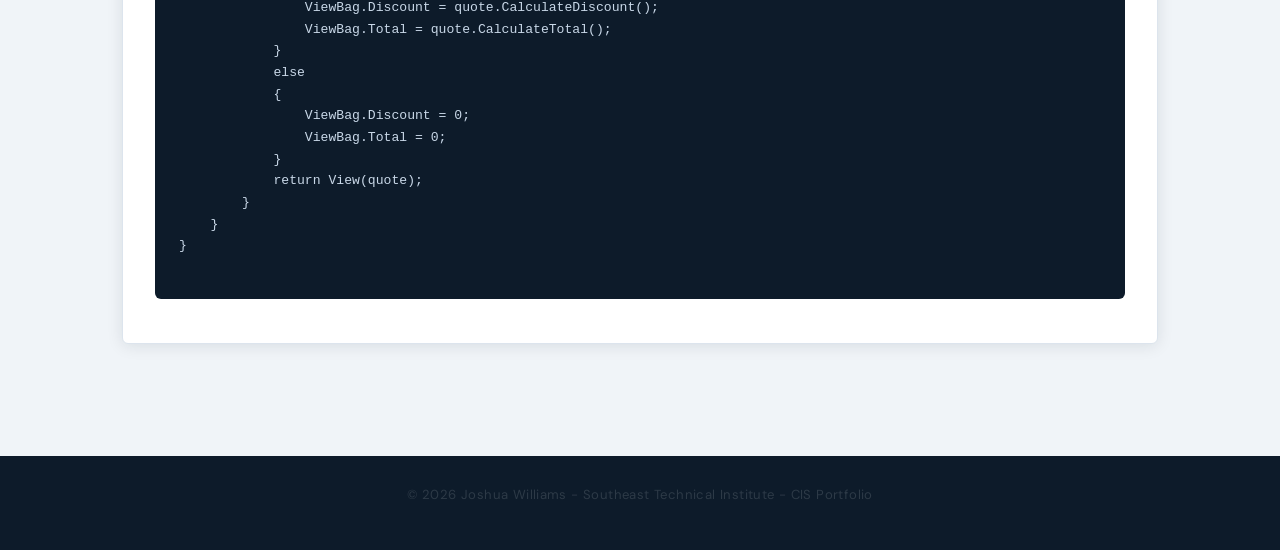
<file: csharp.html>
<!DOCTYPE html>
<html lang="en">
<head>
  <meta charset="UTF-8" />
  <meta name="viewport" content="width=device-width, initial-scale=1.0" />
  <title>Projects | Joshua Williams</title>
  <link rel="stylesheet" href="styles.css" />
  <style>
    .project-block {
      background: var(--white);
      border: 1px solid var(--border);
      border-radius: var(--radius);
      padding: 2rem;
      margin-bottom: 2rem;
      box-shadow: var(--shadow);
    }
    .project-block h3 {
      font-family: var(--serif);
      font-size: 1.3rem;
      font-weight: 400;
      color: var(--ink);
      margin-bottom: .4rem;
    }
    .project-meta {
      font-size: .85rem;
      color: var(--muted);
      margin-bottom: 1rem;
    }
    .project-section-label {
      font-size: .75rem;
      font-weight: 700;
      letter-spacing: .1em;
      text-transform: uppercase;
      color: var(--steel);
      margin: 1.25rem 0 .4rem;
    }
    .code-block {
      background: #0d1b2a;
      color: #c9d8e8;
      border-radius: var(--radius);
      padding: 1.25rem 1.5rem;
      font-family: 'Courier New', Courier, monospace;
      font-size: .82rem;
      line-height: 1.65;
      overflow-x: auto;
      margin-bottom: .75rem;
    }
    .screenshot-placeholder {
      background: var(--light);
      border: 2px dashed var(--border);
      border-radius: var(--radius);
      padding: 2.5rem 1.5rem;
      text-align: center;
      color: var(--muted);
      font-size: .9rem;
      margin-bottom: .75rem;
    }
    .screenshot-placeholder img {
      max-width: 100%;
      border-radius: var(--radius);
      margin: 0 auto;
      display: block;
    }
    .csharp-badge {
      display: inline-block;
      background: var(--navy);
      color: #9fd6ff;
      font-size: .75rem;
      font-weight: 700;
      padding: .2rem .7rem;
      border-radius: 99px;
      letter-spacing: .04em;
      margin-bottom: 1rem;
    }
  </style>
</head>
<body>

  <!-- Navigation -->
  <nav>
    <div class="nav-inner">
      <span class="nav-brand">Joshua Williams</span>
      <ul class="nav-links">
        <li><a href="index.html">Home</a></li>
        <li><a href="CIS_Syllabi.html">CIS Syllabi</a></li>
        <li><a href="projects.html">Projects</a></li>
        <li><a href="csharp.html" class="active">C# Projects</a></li>
        <li><a href="cis241.html">CIS 241</a></li>
        <li><a href="cis266_webservices.html">CIS 266</a></li>
        <li><a href="Joshua_Williams_ResumeSupervisor.pdf" target="_blank">Resume</a></li>
        <li><a href="https://catalog.southeasttech.edu/preview_program.php?catoid=29&poid=3606&hl=%22Computer+Programming%22&returnto=search" target="_blank">STI Curriculum</a></li>
      </ul>
    </div>
  </nav>

  <!-- Page Header -->
  <header class="page-header">
    <h1>C# Projects</h1>
    <p class="subtitle">CIS 296 - Advanced MS Web Development</p>
    <div class="accent-bar"></div>
  </header>

  <!-- Main Content -->
  <main>

    <p style="margin-bottom:2rem;">
      The projects below were completed as part of CIS 296 (Advanced MS Web Development).
      Each has a description of what was built, screenshots of the application, and
      sample code from the project.
    </p>

    <!-- Project 1 -->
    <div class="project-block">
      <span class="csharp-badge">C# / ASP.NET</span>
      <h3>Case Study</h3>
      <div class="project-section-label">Description</div>
      <p>
        SportsPro is a web application built for a sports software company to help them manage 
        their customer support operations. It lets admins keep track of customers, products, and technicians, 
        while also allowing customers to register the products they own. When something goes wrong, support incidents 
        can be opened and assigned to technicians to resolve.
      </p>
      <div class="project-section-label">Screenshots</div>
      <div class="screenshot-placeholder">
        <img src="screenshots/CaseStudy1.png" alt="Case Study screenshot" />
        <img src="screenshots/CaseStudy2.png" alt="Case Study screenshot" />
      </div>

      <div class="project-section-label">Sample Code</div>
      <pre class="code-block">
using SportsPro.Models;

namespace SportsPro.DataLayer
{
    public interface IUnitOfWork
    {
        Repository<Product> Products { get; }
        Repository<Technician> Technicians { get; }
        Repository<Customer> Customers { get; }
        Repository<Incident> Incidents { get; }
        Repository<Country> Countries { get; }
        Repository<Registration> Registrations { get; }

        void Save();
    }
}     </pre>
      <pre class="code-block">
using Microsoft.AspNetCore.Mvc;
using SportsPro.DataLayer;
using SportsPro.Models;

namespace SportsPro.Controllers
{
    public class TechIncidentController : Controller
    {
        private readonly IUnitOfWork _data;

        public TechIncidentController(IUnitOfWork data)
        {
            _data = data;
        }

        [HttpGet]
        public IActionResult Get()
        {
            var techOptions = new QueryOptions<Technician>
            {
                OrderBy = t => t.Name
            };

            ViewBag.Technicians = _data.Technicians.List(techOptions);
            return View();
        }

        [HttpPost]
        public IActionResult Get(int technicianId)
        {
            if (technicianId == 0)
            {
                var techOptions = new QueryOptions<Technician>
                {
                    OrderBy = t => t.Name
                };

                ViewBag.Technicians = _data.Technicians.List(techOptions);
                ViewBag.ErrorMessage = "Please select a technician.";
                return View();
            }

            HttpContext.Session.SetInt32("TechnicianId", technicianId);
            return RedirectToAction("List");
        }

        [HttpGet]
        public IActionResult List()
        {
            int? techId = HttpContext.Session.GetInt32("TechnicianId");

            if (techId == null)
            {
                return RedirectToAction("Get");
            }

            var technician = _data.Technicians.Get(techId.Value);

            var incidentOptions = new QueryOptions<Incident>
            {
                Includes = "Customer,Product",
                Where = i => i.TechnicianID == techId.Value,
                Where2 = i => i.DateClosed == null
            };

            var incidents = _data.Incidents.List(incidentOptions);

            ViewBag.Technician = technician;
            return View(incidents);
        }

        [HttpGet]
        public IActionResult Edit(int id)
        {
            var options = new QueryOptions<Incident>
            {
                Includes = "Technician,Customer,Product",
                Where = i => i.IncidentID == id
            };

            var incident = _data.Incidents.Get(options);
            return View(incident);
        }

        [HttpPost]
        public IActionResult Edit(Incident incident)
        {
            if (ModelState.IsValid)
            {
                _data.Incidents.Update(incident);
                _data.Save();
                return RedirectToAction("List");
            }

            var options = new QueryOptions<Incident>
            {
                Includes = "Technician,Customer,Product",
                Where = i => i.IncidentID == incident.IncidentID
            };

            var currentIncident = _data.Incidents.Get(options);
            return View(currentIncident);
        }

        public IActionResult Switch()
        {
            HttpContext.Session.Remove("TechnicianId");
            return RedirectToAction("Get");
        }
    }
}     </pre>

    </div>
    <!-- End Project 1 -->

    <!-- Project 2 -->
      <div class="project-block">
        <span class="csharp-badge">C# / .NET</span>
        <h3>Quarterly Sales Application</h3>

        <div class="project-section-label">Description</div>
        <p>
          This web application displays quarterly sales data on the home page with a dropdown to filter results by employee, 
          and includes separate pages for adding new employees and sales records. Employee entries require valid first name, 
          last name, date of birth, date of hire, and manager, preventing duplicate employee records. Sales entries require a 
          valid quarter between 1 and 4, a year after 2000, a positive amount, and must not duplicate an existing entries.
        </p>

        <div class="project-section-label">Screenshots</div>
        <div class="screenshot-placeholder">
          <img src="screenshots/QuarterlySalesApp1.png" alt="Quarterly Sales Application" />
          <img src="screenshots/QuarterlySalesApp2.png" alt="Quarterly Sales Application" />
          <img src="screenshots/QuarterlySalesApp3.png" alt="Quarterly Sales Application" />
        </div>

        <div class="project-section-label">Sample Code</div>
        <pre class="code-block">
using System.ComponentModel.DataAnnotations;

namespace QuarterlySales.Models
{
    public class Sales
    {
        public int SalesId { get; set; }

        [Required]
        public int Quarter { get; set; }

        [Required]
        public int Year { get; set; }

        [Required]
        public decimal Amount { get; set; }

        [Required]
        public int EmployeeId { get; set; }

        public Employee? Employee { get; set; }
    }
}
        </pre>
        <pre class="code-block">
using Microsoft.AspNetCore.Mvc;
using Microsoft.AspNetCore.Mvc.Rendering;
using QuarterlySales.Data;
using QuarterlySales.Models;
using QuarterlySales.ViewModels;

namespace QuarterlySales.Controllers
{
    public class SalesController : Controller
    {
        private readonly QuarterlySalesContext _context;

        public SalesController(QuarterlySalesContext context)
        {
            _context = context;
        }

        [HttpGet]
        public IActionResult Add()
        {
            LoadEmployees();
            return View(new SalesViewModel());
        }

        [HttpPost]
        public IActionResult Add(SalesViewModel vm)
        {
            if (!ModelState.IsValid)
            {
                LoadEmployees();
                return View(vm);
            }

            var sales = new Sales
            {
                Quarter    = vm.Quarter,
                Year       = vm.Year,
                Amount     = vm.Amount,
                EmployeeId = vm.EmployeeId
            };

            _context.Sales.Add(sales);
            _context.SaveChanges();

            return RedirectToAction("Index", "Home");
        }

        private void LoadEmployees()
        {
            var employees = _context.Employees.OrderBy(e => e.Lastname).ToList();
            ViewBag.Employees = new SelectList(employees, "EmployeeId", "FullName");
        }
    }
}
        </pre>
      </div>
    <!-- End Project 2 -->
    <!-- Project 3 -->
      <div class="project-block">
        <span class="csharp-badge">C# / .NET</span>
        <h3>Price Quotation</h3>

        <div class="project-section-label">Description</div>
        <p>
          Using Bootstrap for styling, this web application allows users to select a product, 
          enter a quantity, and receive a price quote.
        </p>

        <div class="project-section-label">Screenshots</div>
        <div class="screenshot-placeholder">
          <img src="screenshots/PriceQuotation.png" alt="Price Quotation Application" />
          <img src="screenshots/PriceQuotation2.png" alt="Price Quotation Application" />
        </div>

        <div class="project-section-label">Sample Code</div>
        <pre class="code-block">
using System.ComponentModel.DataAnnotations;

namespace PriceQuotation.Models
{
    public class Quotation
    {
        [Required(ErrorMessage = "Please enter a sale price.")]
        [Range(0, 100000000, ErrorMessage = "Sale price must be greater than zero.")]
        public double? Subtotal { get; set; }

        [Required(ErrorMessage = "Please enter a discount percent.")]
        [Range(0, 100, ErrorMessage = "Discount percent must be between 0 and 100.")]
        public double? DiscountPercent { get; set; }

        public double CalculateDiscount()
        {
            if (Subtotal.HasValue && DiscountPercent.HasValue)
            {
                return Subtotal.Value * (DiscountPercent.Value / 100);
            }
            else
            {
                return 0;
            }
        }

        public double CalculateTotal()
        {
            if (Subtotal.HasValue)
            {
                double discount = CalculateDiscount();
                return Subtotal.Value - discount;
            }
            else
            {
                return 0;
            }
        }
    }
}
        </pre>
        <pre class="code-block">
          using Microsoft.AspNetCore.Mvc;
using PriceQuotation.Models;

namespace PriceQuotation.Controllers
{
    public class HomeController : Controller
    {
        [HttpGet]
        public IActionResult Index()
        {
            ViewBag.Discount = 0;
            ViewBag.Total = 0;
            return View();
        }

        [HttpPost]
        public IActionResult Index(Quotation quote)
        {
            if (ModelState.IsValid)
            {
                ViewBag.Discount = quote.CalculateDiscount();
                ViewBag.Total = quote.CalculateTotal();
            }
            else
            {
                ViewBag.Discount = 0;
                ViewBag.Total = 0;
            }
            return View(quote);
        }
    }
}
        </pre>
      </div>
    <!-- End Project 3 -->

  </main>

  <!-- Footer -->
  <footer>
    <p>&copy; 2026 Joshua Williams - Southeast Technical Institute - CIS Portfolio</p>
  </footer>

</body>
</html>
</file>
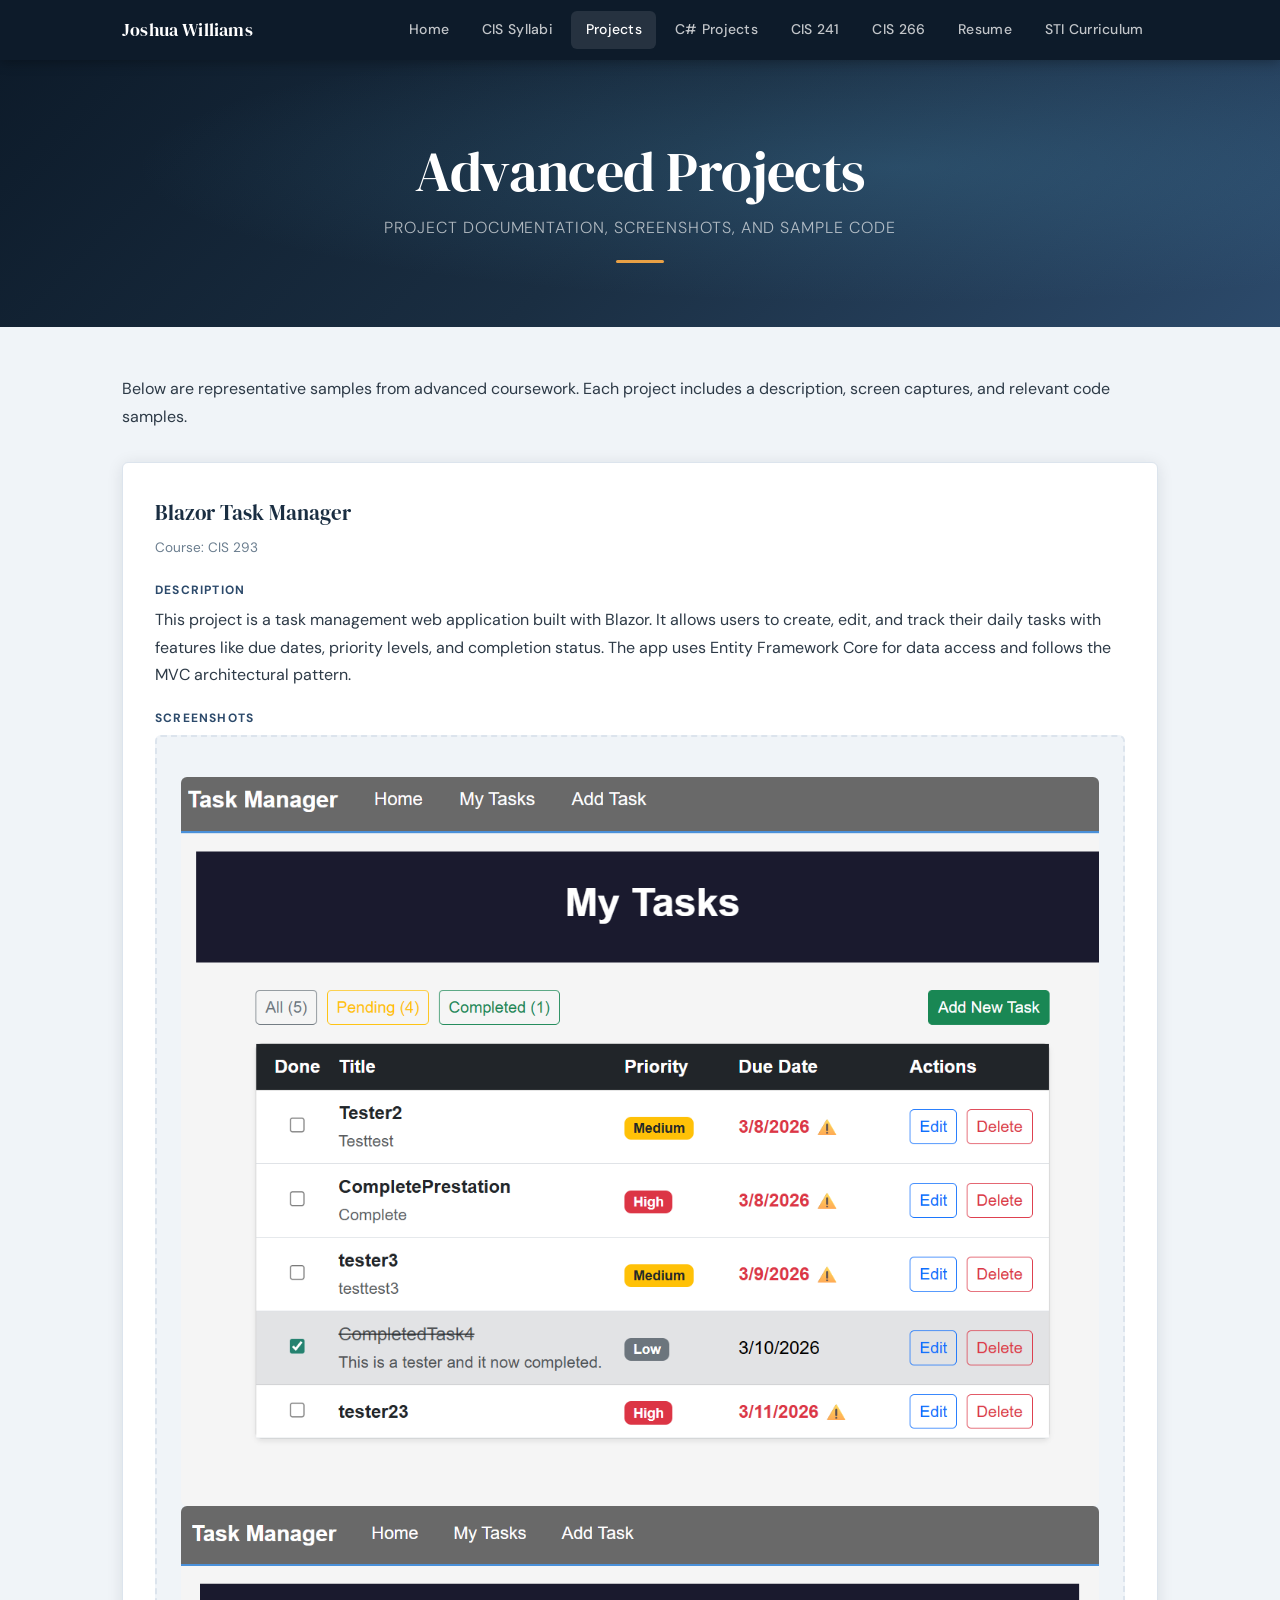
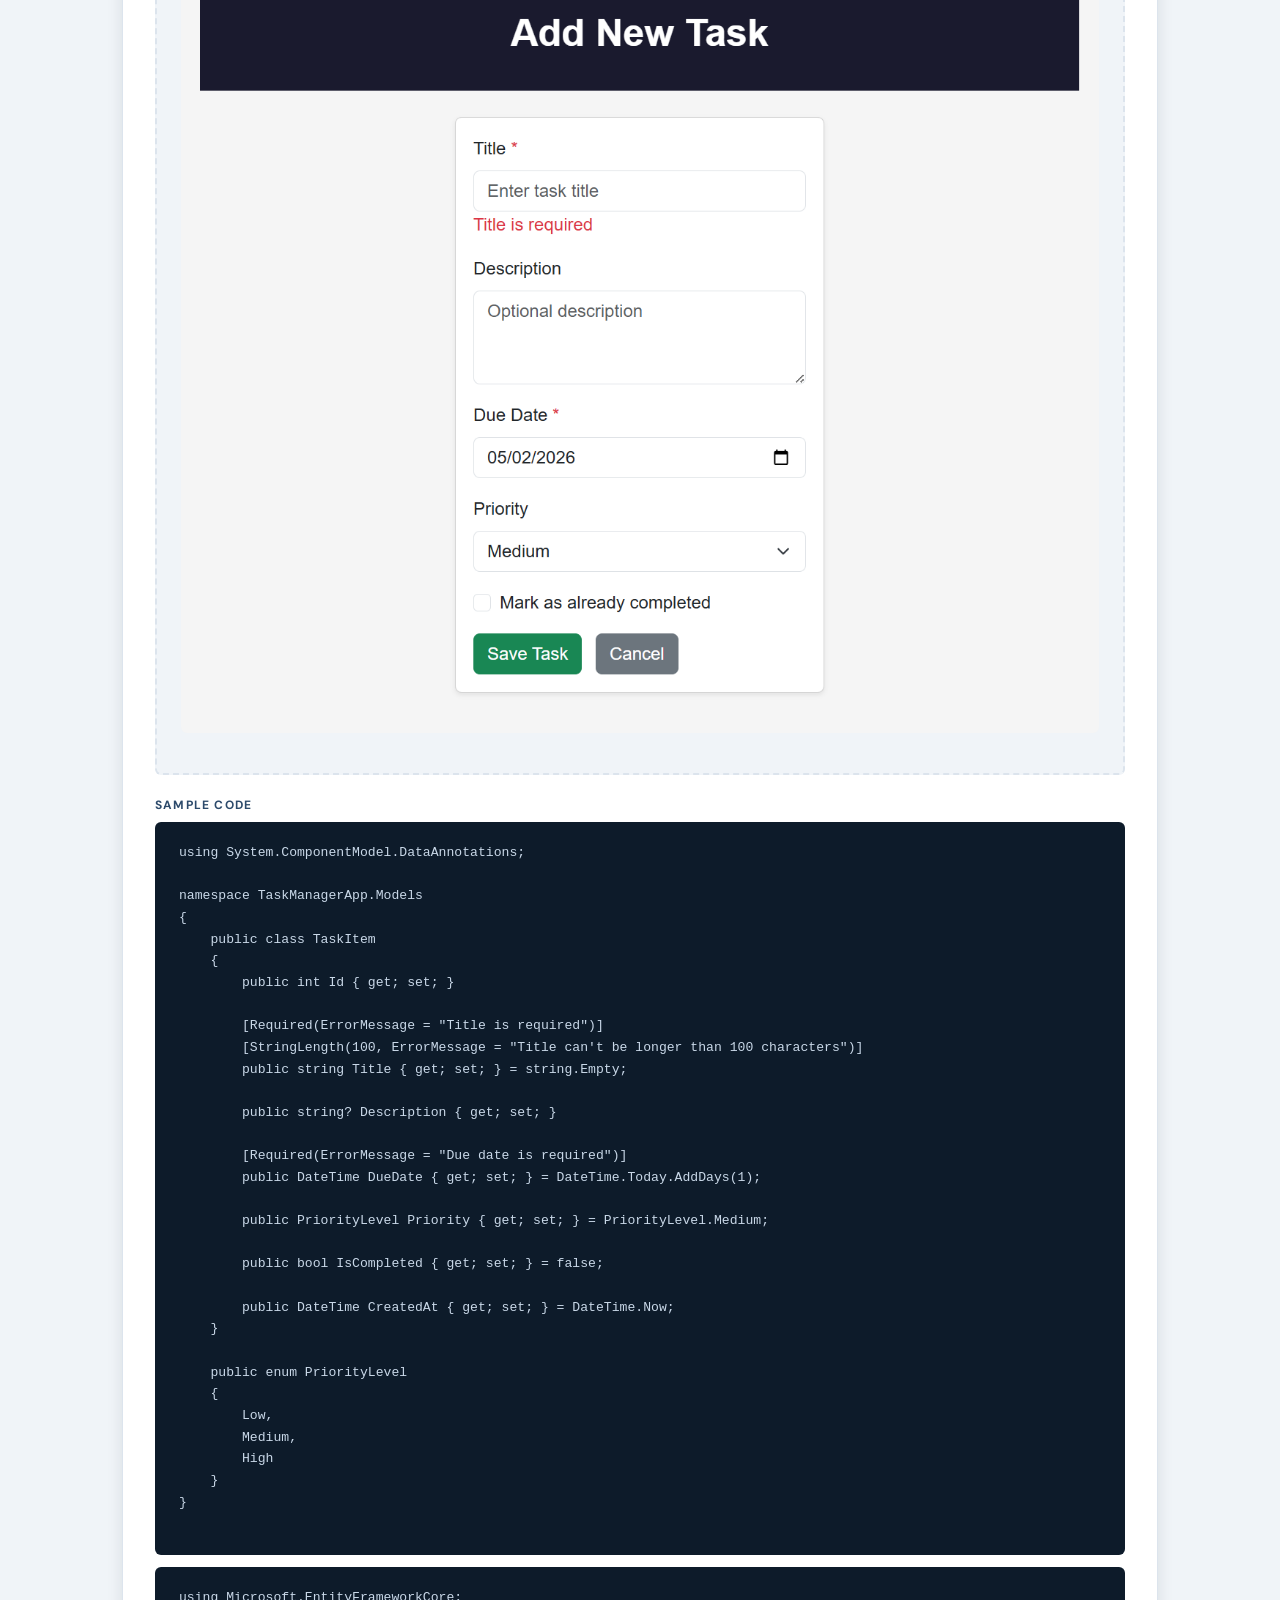
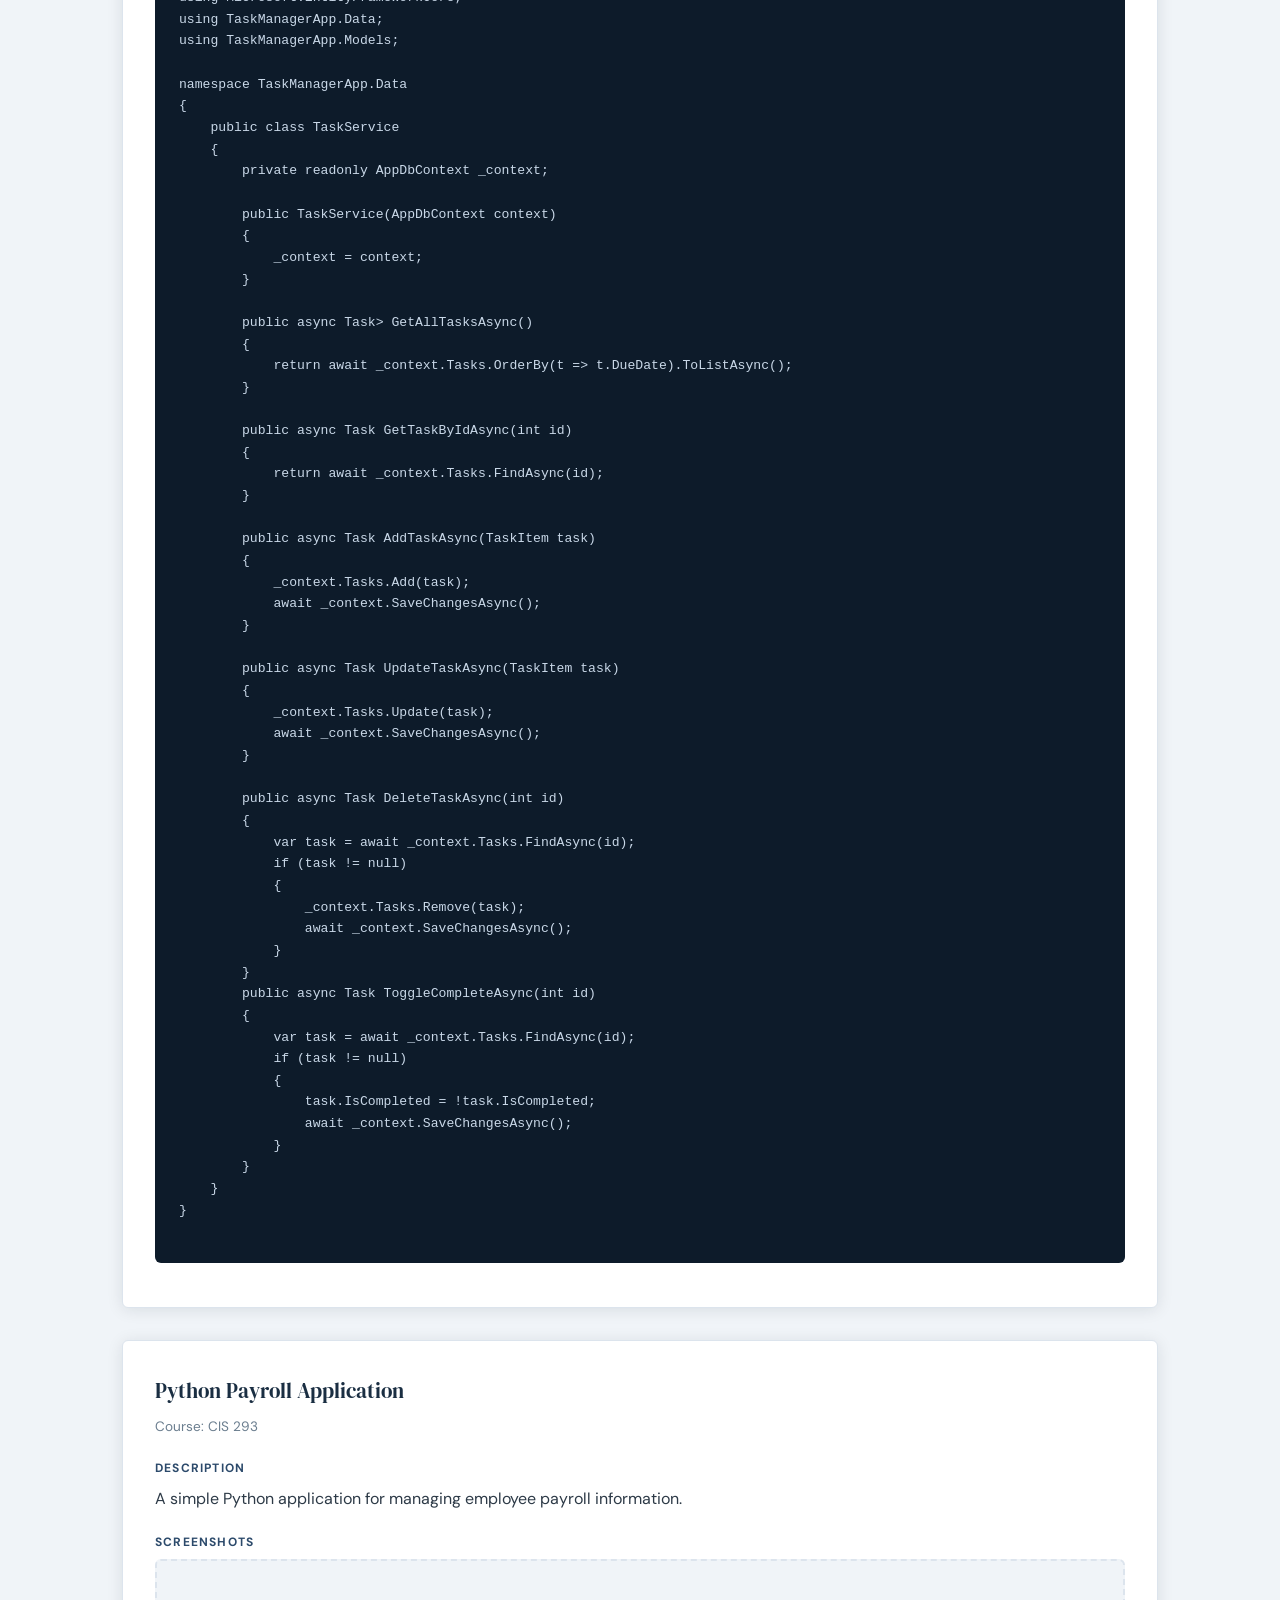
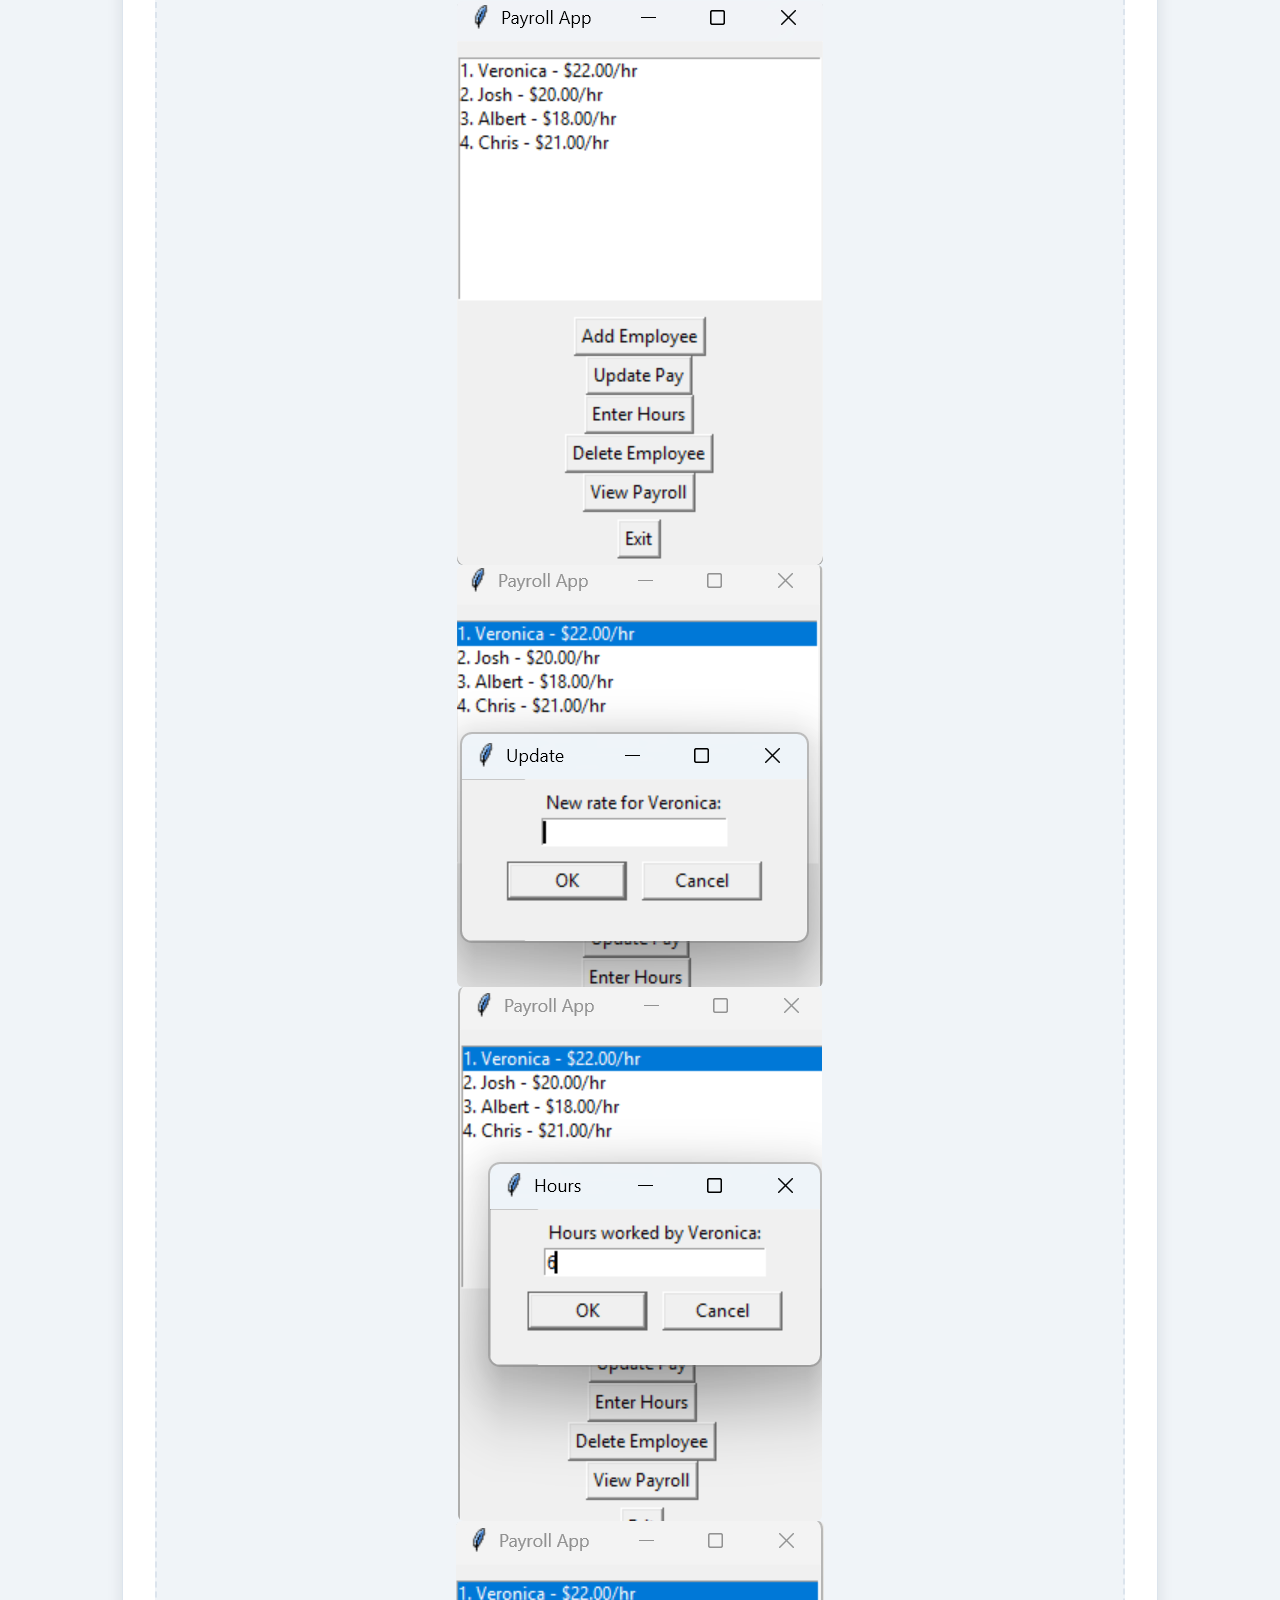
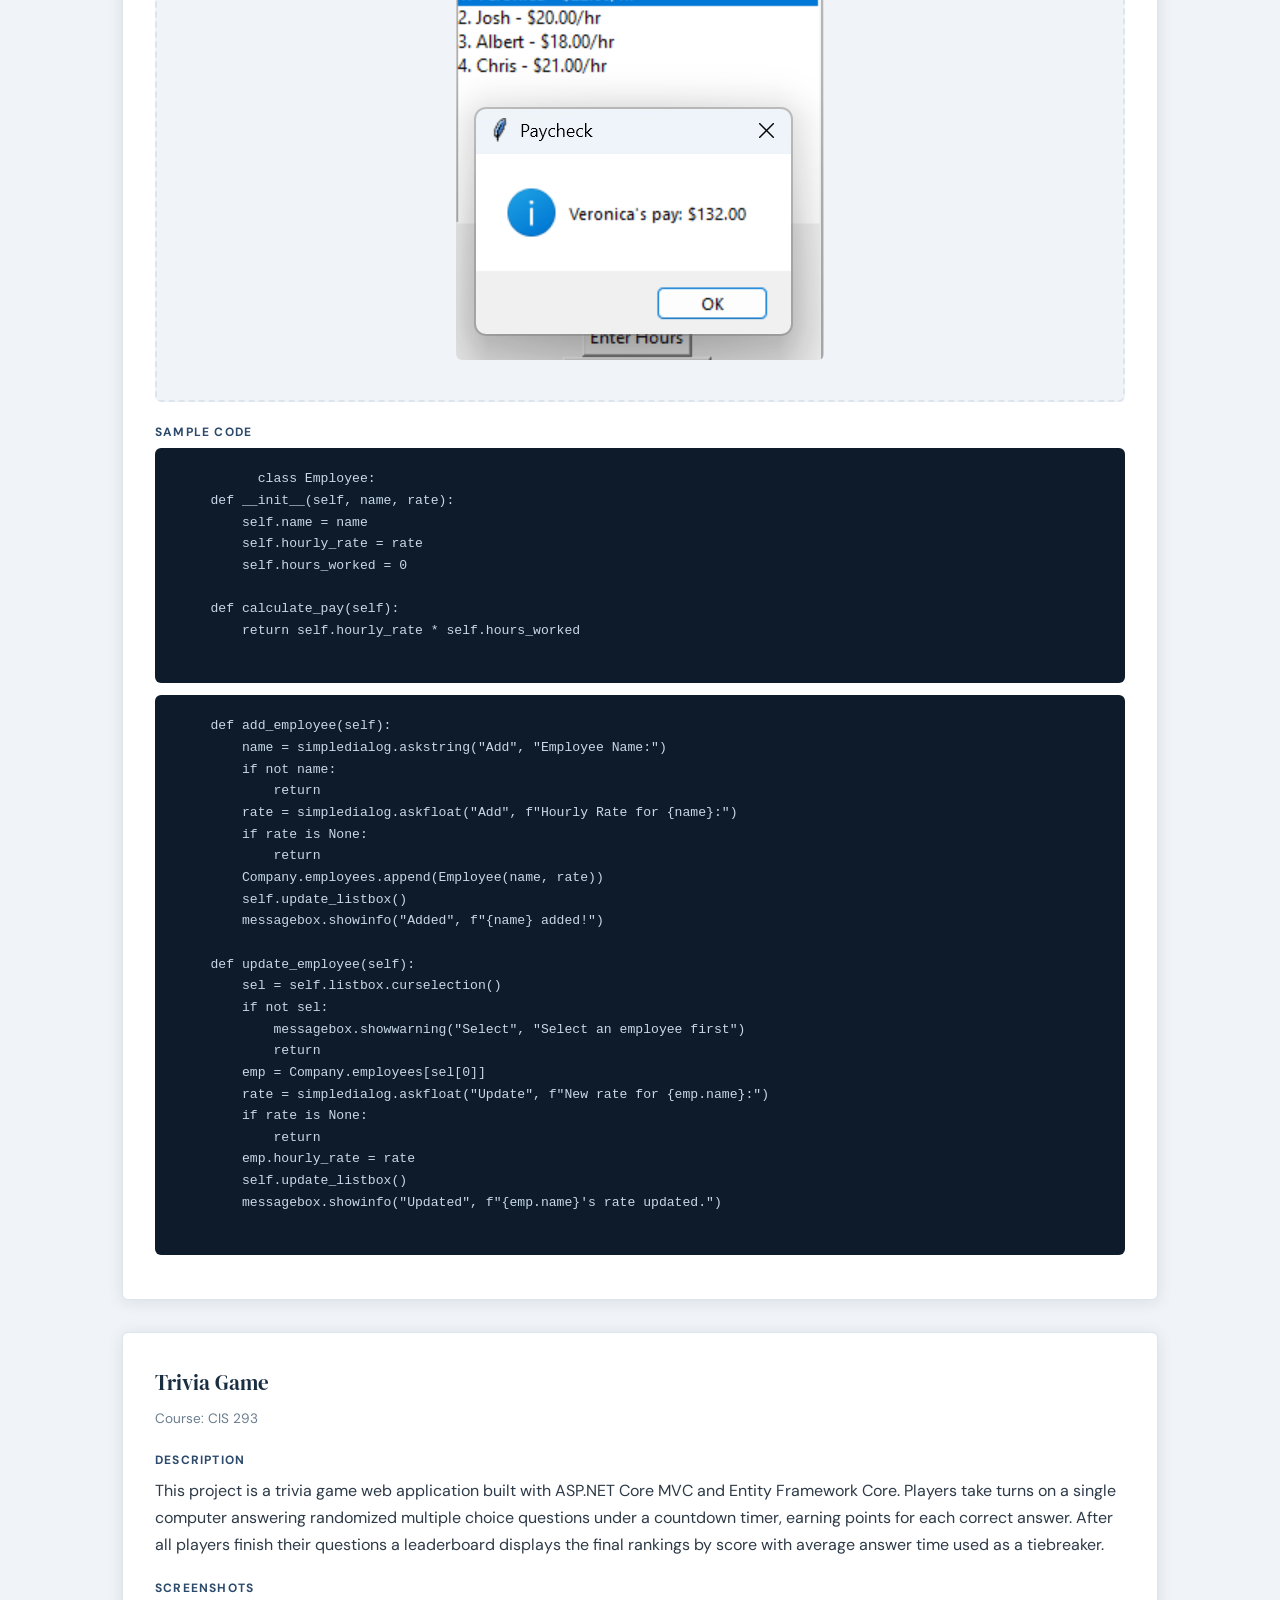
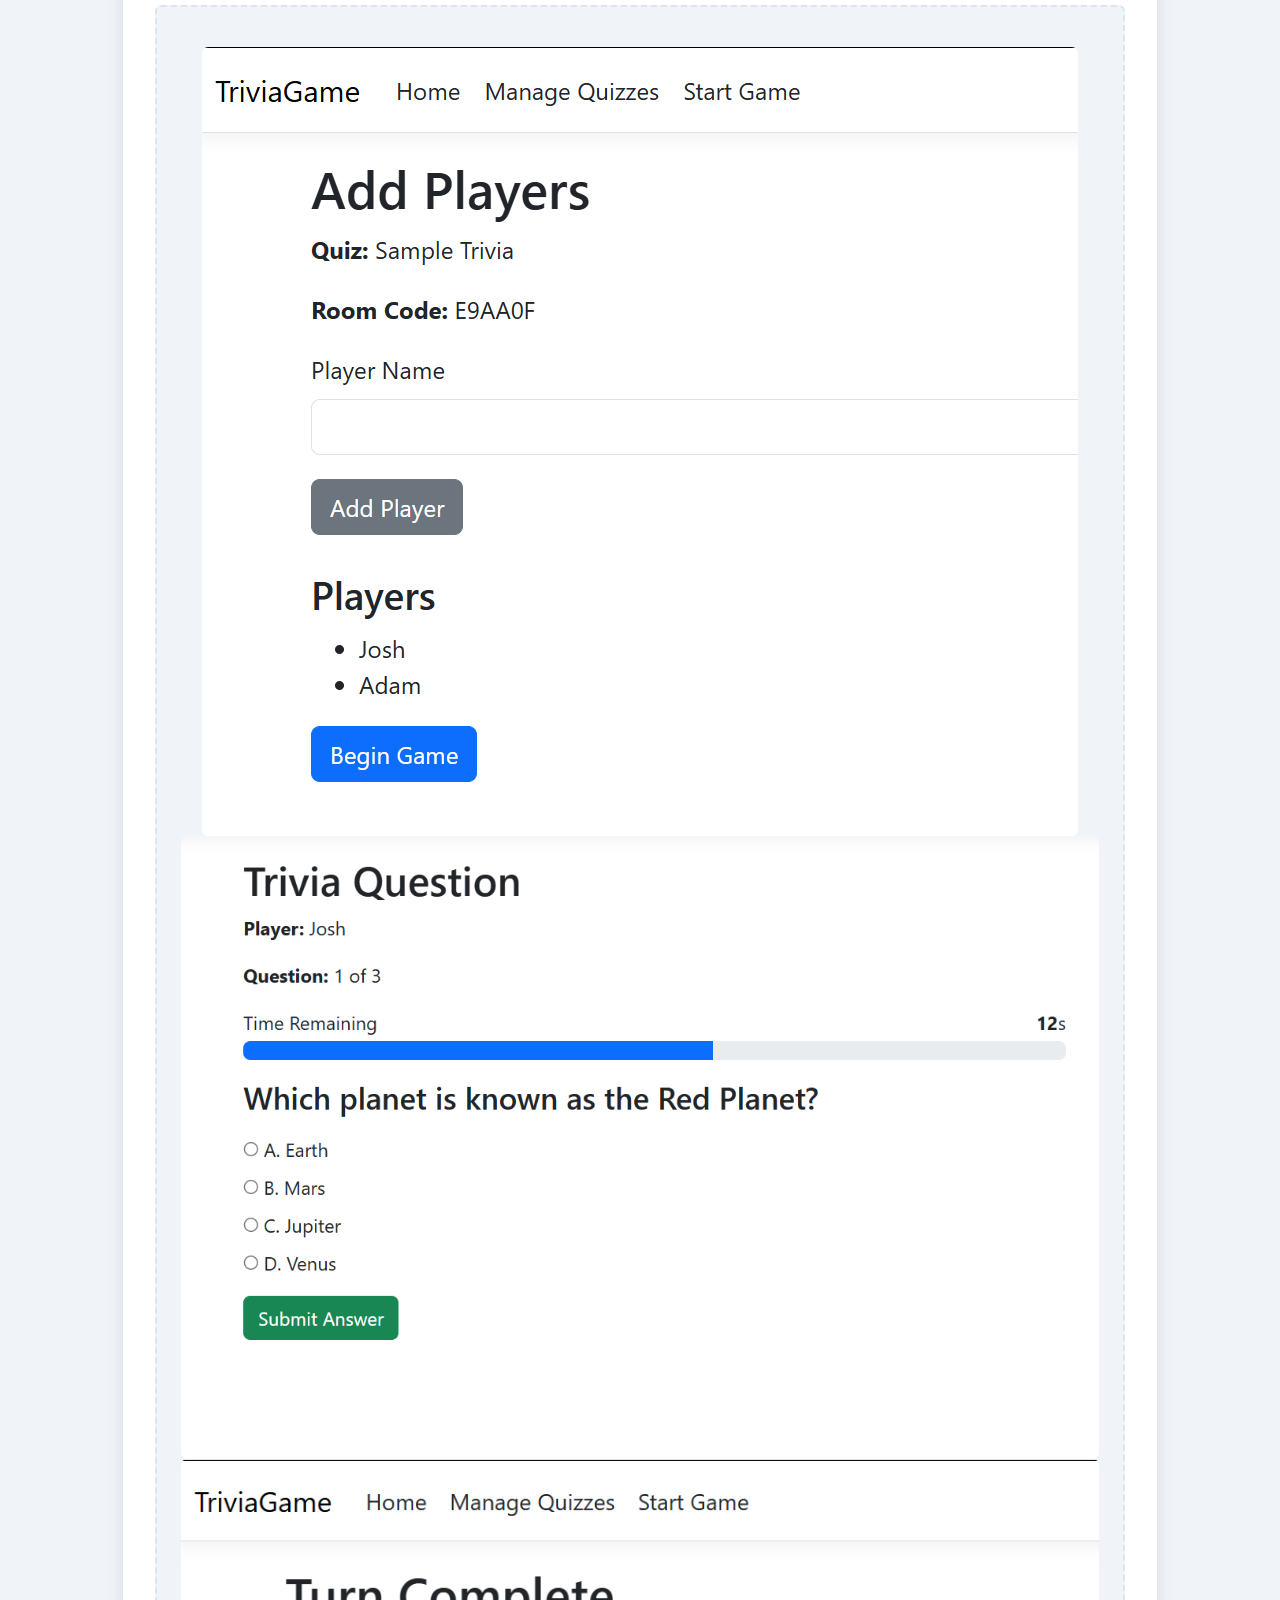
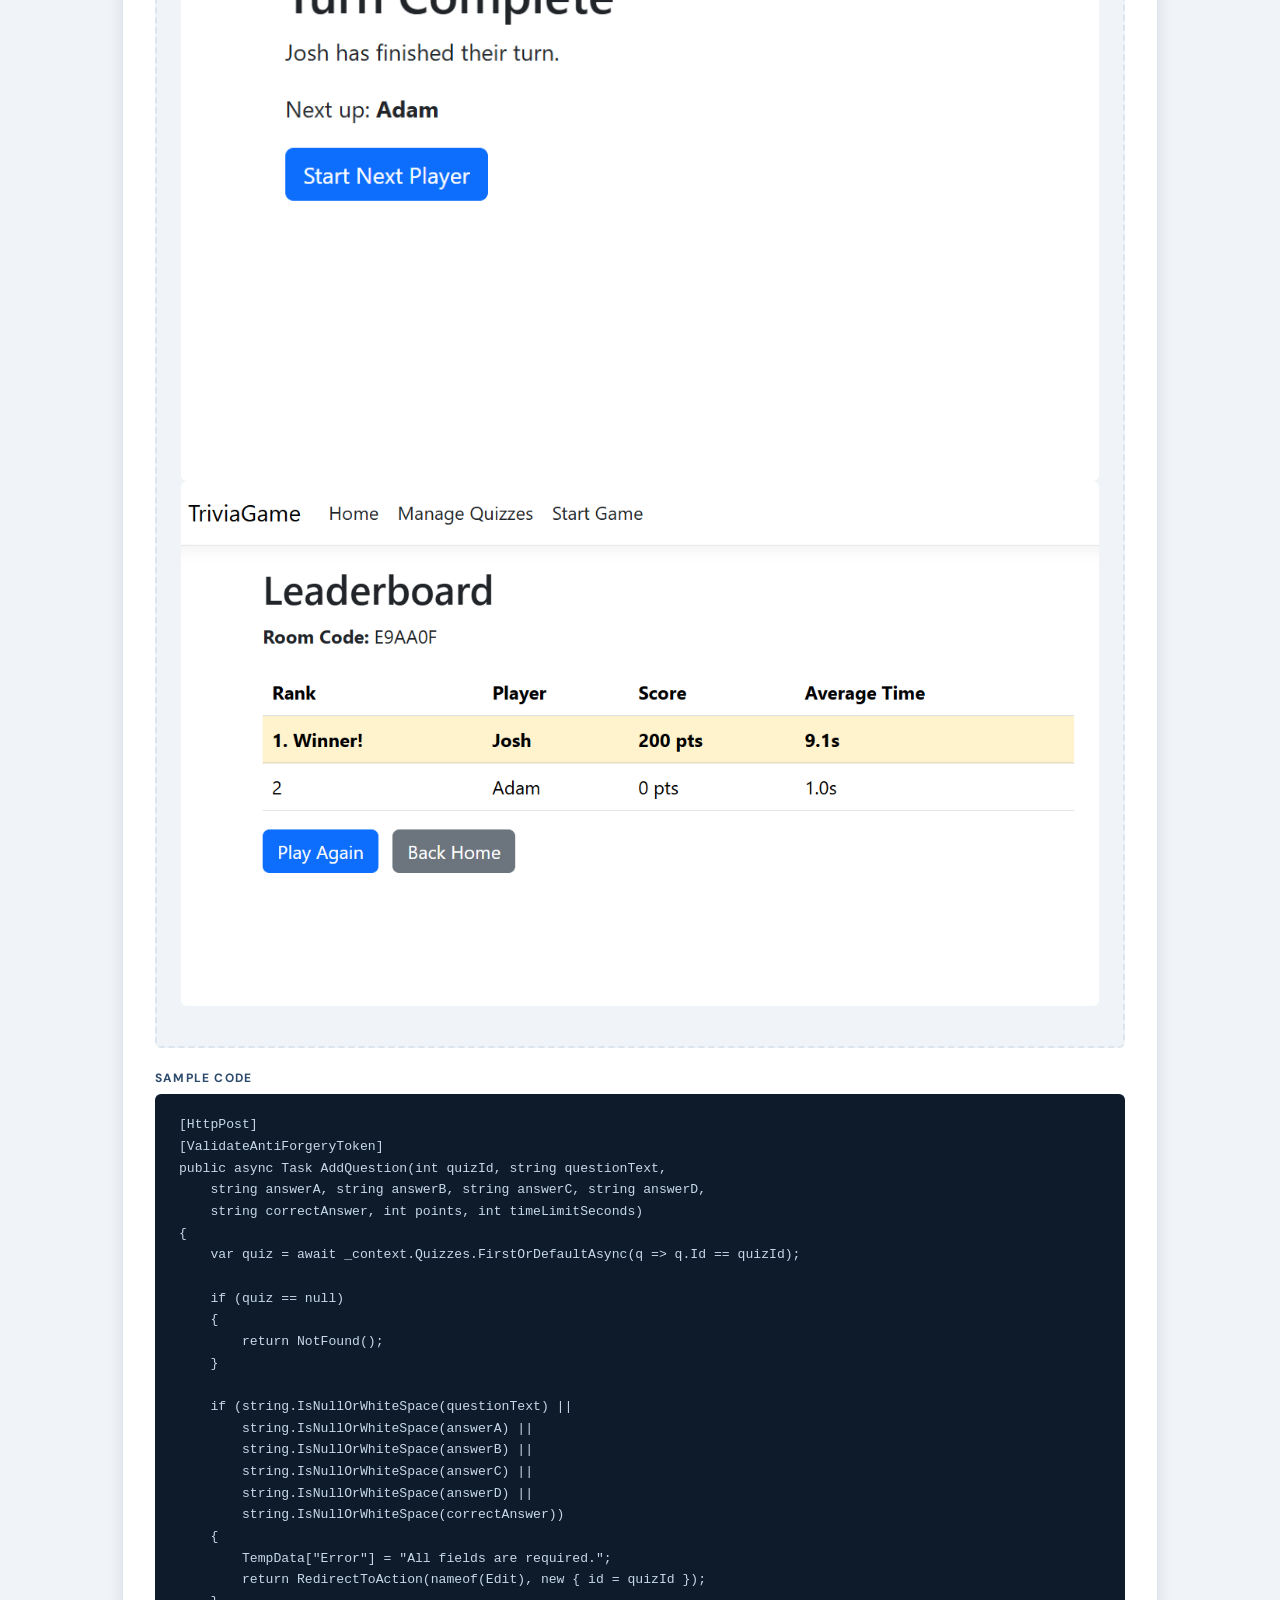
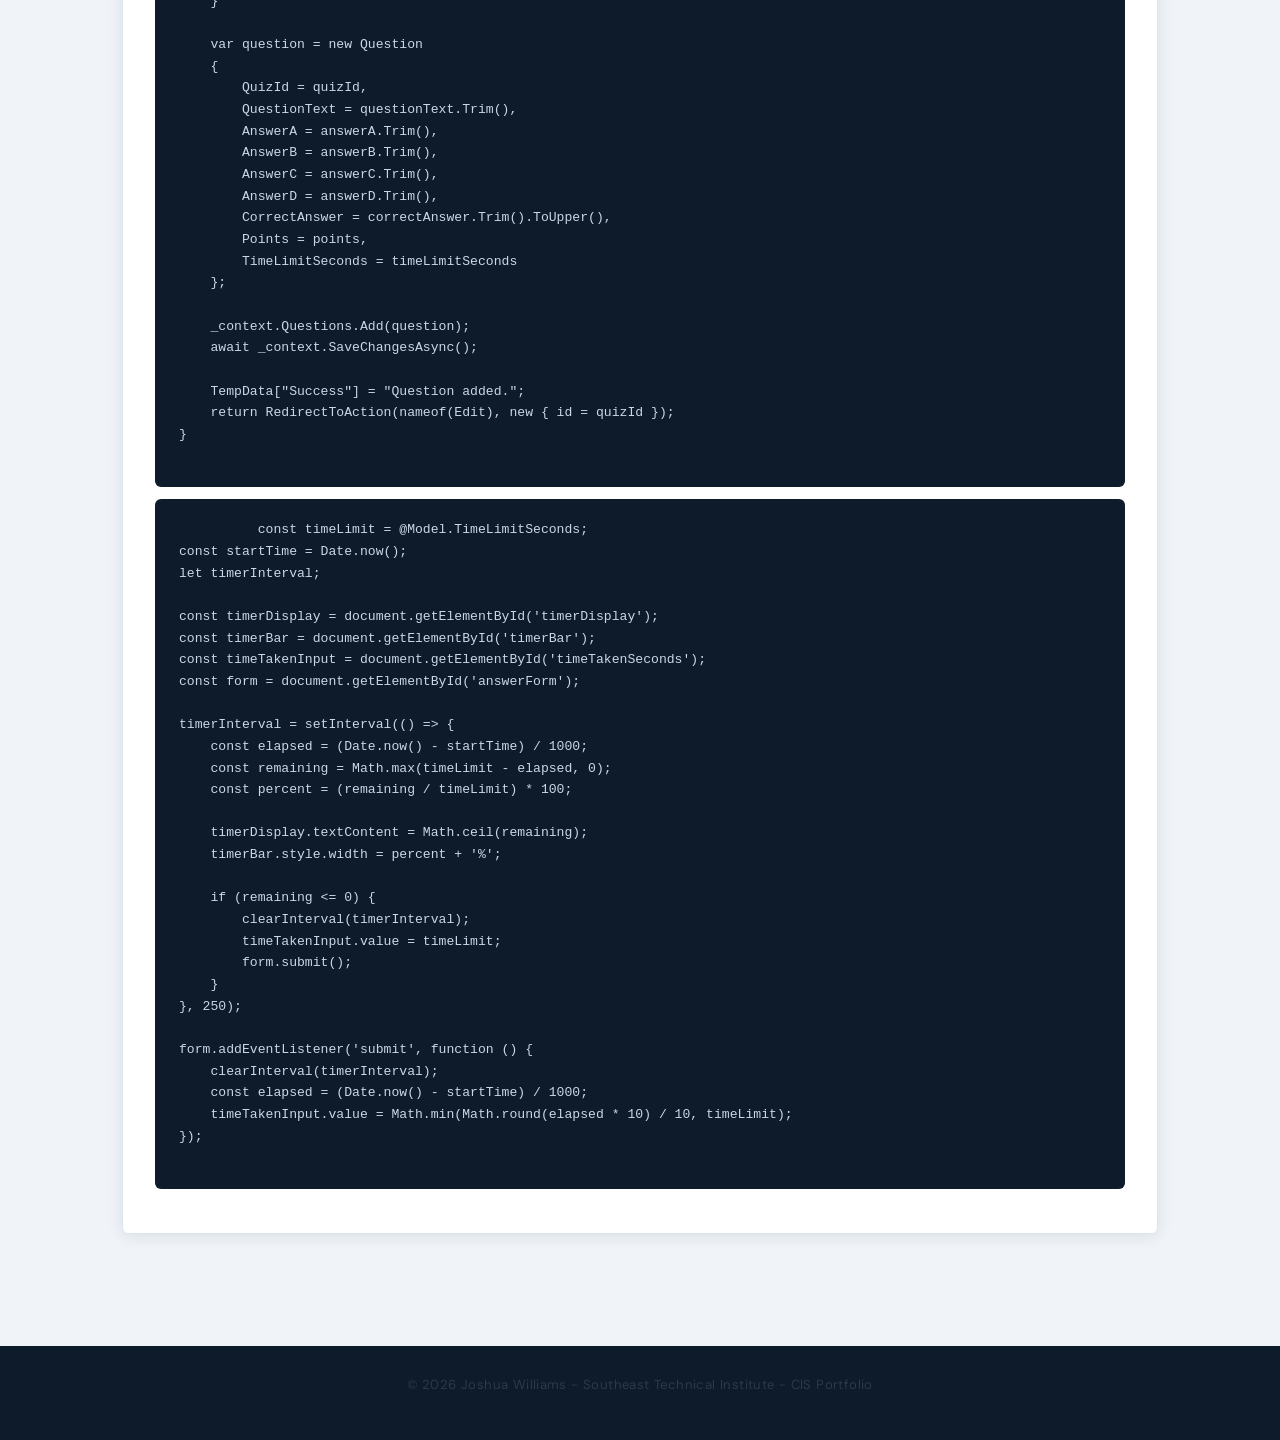
<file: projects.html>
<!DOCTYPE html>
<html lang="en">
<head>
  <meta charset="UTF-8" />
  <meta name="viewport" content="width=device-width, initial-scale=1.0" />
  <title>Projects | Joshua Williams</title>
  <link rel="stylesheet" href="styles.css" />
  <style>
    .project-block {
      background: var(--white);
      border: 1px solid var(--border);
      border-radius: var(--radius);
      padding: 2rem;
      margin-bottom: 2rem;
      box-shadow: var(--shadow);
    }
    .project-block h3 {
      font-family: var(--serif);
      font-size: 1.3rem;
      font-weight: 400;
      color: var(--ink);
      margin-bottom: .4rem;
    }
    .project-meta {
      font-size: .85rem;
      color: var(--muted);
      margin-bottom: 1rem;
    }
    .project-section-label {
      font-size: .75rem;
      font-weight: 700;
      letter-spacing: .1em;
      text-transform: uppercase;
      color: var(--steel);
      margin: 1.25rem 0 .4rem;
    }
    .code-block {
      background: #0d1b2a;
      color: #c9d8e8;
      border-radius: var(--radius);
      padding: 1.25rem 1.5rem;
      font-family: 'Courier New', Courier, monospace;
      font-size: .82rem;
      line-height: 1.65;
      overflow-x: auto;
      margin-bottom: .75rem;
    }
    .screenshot-placeholder {
      background: var(--light);
      border: 2px dashed var(--border);
      border-radius: var(--radius);
      padding: 2.5rem 1.5rem;
      text-align: center;
      color: var(--muted);
      font-size: .9rem;
      margin-bottom: .75rem;
    }
    .screenshot-placeholder img {
      max-width: 100%;
      border-radius: var(--radius);
      margin: 0 auto;
      display: block;
    }
  </style>
</head>
<body>

  <!-- Navigation -->
  <nav>
    <div class="nav-inner">
      <span class="nav-brand">Joshua Williams</span>
      <ul class="nav-links">
        <li><a href="index.html">Home</a></li>
        <li><a href="CIS_Syllabi.html">CIS Syllabi</a></li>
        <li><a href="projects.html" class="active">Projects</a></li>
        <li><a href="csharp.html">C# Projects</a></li>
        <li><a href="cis241.html">CIS 241</a></li>
        <li><a href="cis266_webservices.html">CIS 266</a></li>
        <li><a href="Joshua_Williams_ResumeSupervisor.pdf" target="_blank">Resume</a></li>
        <li><a href="https://catalog.southeasttech.edu/preview_program.php?catoid=29&poid=3606&hl=%22Computer+Programming%22&returnto=search" target="_blank">STI Curriculum</a></li>
      </ul>
    </div>
  </nav>

  <!-- Page Header -->
  <header class="page-header">
    <h1>Advanced Projects</h1>
    <p class="subtitle">Project documentation, screenshots, and sample code</p>
    <div class="accent-bar"></div>
  </header>

  <!-- Main Content -->
  <main>
    <p style="margin-bottom:2rem;">
      Below are representative samples from advanced coursework. Each project includes a
      description, screen captures, and relevant code samples.
    </p>

    <!-- Project 1 -->
    <div class="project-block">
      <h3>Blazor Task Manager</h3>
      <p class="project-meta">Course: CIS 293</p>

      <div class="project-section-label">Description</div>
      <p>
        <!-- Replace with your actual project description -->
        This project is a task management web application built with Blazor. 
        It allows users to create, edit, and track their daily tasks with features like due dates, priority levels, 
        and completion status. The app uses Entity Framework Core for data access and follows the MVC architectural pattern.
      </p>

      <div class="project-section-label">Screenshots</div>
      <div class="screenshot-placeholder">
          <img src="screenshots/TaskManager1.png" alt="Task Manager - Home Screen" />
          <img src="screenshots/TaskManager2.png" alt="Task Manager - Task List" />
       </div>

      <div class="project-section-label">Sample Code</div>
      <pre class="code-block">
using System.ComponentModel.DataAnnotations;

namespace TaskManagerApp.Models
{
    public class TaskItem
    {
        public int Id { get; set; }

        [Required(ErrorMessage = "Title is required")]
        [StringLength(100, ErrorMessage = "Title can't be longer than 100 characters")]
        public string Title { get; set; } = string.Empty;

        public string? Description { get; set; }

        [Required(ErrorMessage = "Due date is required")]
        public DateTime DueDate { get; set; } = DateTime.Today.AddDays(1);

        public PriorityLevel Priority { get; set; } = PriorityLevel.Medium;

        public bool IsCompleted { get; set; } = false;

        public DateTime CreatedAt { get; set; } = DateTime.Now;
    }

    public enum PriorityLevel
    {
        Low,
        Medium,
        High
    }
}
      </pre>
      <pre class="code-block">
using Microsoft.EntityFrameworkCore;
using TaskManagerApp.Data;
using TaskManagerApp.Models;

namespace TaskManagerApp.Data
{
    public class TaskService
    {
        private readonly AppDbContext _context;

        public TaskService(AppDbContext context)
        {
            _context = context;
        }

        public async Task<List<TaskItem>> GetAllTasksAsync()
        {
            return await _context.Tasks.OrderBy(t => t.DueDate).ToListAsync();
        }

        public async Task<TaskItem?> GetTaskByIdAsync(int id)
        {
            return await _context.Tasks.FindAsync(id);
        }

        public async Task AddTaskAsync(TaskItem task)
        {
            _context.Tasks.Add(task);
            await _context.SaveChangesAsync();
        }

        public async Task UpdateTaskAsync(TaskItem task)
        {
            _context.Tasks.Update(task);
            await _context.SaveChangesAsync();
        }

        public async Task DeleteTaskAsync(int id)
        {
            var task = await _context.Tasks.FindAsync(id);
            if (task != null)
            {
                _context.Tasks.Remove(task);
                await _context.SaveChangesAsync();
            }
        }
        public async Task ToggleCompleteAsync(int id)
        {
            var task = await _context.Tasks.FindAsync(id);
            if (task != null)
            {
                task.IsCompleted = !task.IsCompleted;
                await _context.SaveChangesAsync();
            }
        }
    }
}
      </pre>
    </div>
    <!-- End Project 1 -->

    <!-- Project 2 -->
      <div class="project-block">
        <h3>Python Payroll Application</h3>
        <p class="project-meta">Course: CIS 293</p>

        <div class="project-section-label">Description</div>
        <p>A simple Python application for managing employee payroll information.</p>

        <div class="project-section-label">Screenshots</div>
        <div class="screenshot-placeholder">
          <img src="screenshots/PPA1.png" alt="Python Payroll Application" />
          <img src="screenshots/PPA2.png" alt="Python Payroll Application" />
          <img src="screenshots/PPA3.png" alt="Python Payroll Application" />
          <img src="screenshots/PPA4.png" alt="Python Payroll Application" />
        </div>

        <div class="project-section-label">Sample Code</div>
        <pre class="code-block">
          class Employee:
    def __init__(self, name, rate):
        self.name = name
        self.hourly_rate = rate
        self.hours_worked = 0

    def calculate_pay(self):
        return self.hourly_rate * self.hours_worked
        </pre>
        <pre class="code-block">
    def add_employee(self):
        name = simpledialog.askstring("Add", "Employee Name:")
        if not name:
            return
        rate = simpledialog.askfloat("Add", f"Hourly Rate for {name}:")
        if rate is None:
            return
        Company.employees.append(Employee(name, rate))
        self.update_listbox()
        messagebox.showinfo("Added", f"{name} added!")

    def update_employee(self):
        sel = self.listbox.curselection()
        if not sel:
            messagebox.showwarning("Select", "Select an employee first")
            return
        emp = Company.employees[sel[0]]
        rate = simpledialog.askfloat("Update", f"New rate for {emp.name}:")
        if rate is None:
            return
        emp.hourly_rate = rate
        self.update_listbox()
        messagebox.showinfo("Updated", f"{emp.name}'s rate updated.")
        </pre>
      </div>
      <!-- End Project 2 -->

    <!-- Project 3 -->
      <div class="project-block">
        <h3>Trivia Game</h3>
        <p class="project-meta">Course: CIS 293</p>

        <div class="project-section-label">Description</div>
        <p>
          This project is a trivia game web application built with ASP.NET Core MVC and Entity Framework Core. 
          Players take turns on a single computer answering randomized multiple choice questions under a countdown timer, 
          earning points for each correct answer. After all players finish their questions a leaderboard displays the final rankings 
          by score with average answer time used as a tiebreaker.
        </p>

        <div class="project-section-label">Screenshots</div>
        <div class="screenshot-placeholder">
          <img src="screenshots/TG1.png" alt="Trivia Game" />
          <img src="screenshots/TG2.png" alt="Trivia Game" />
          <img src="screenshots/TG3.png" alt="Trivia Game" />
          <img src="screenshots/TG4.png" alt="Trivia Game" />
        </div>

        <div class="project-section-label">Sample Code</div>
        <pre class="code-block">
[HttpPost]
[ValidateAntiForgeryToken]
public async Task<IActionResult> AddQuestion(int quizId, string questionText,
    string answerA, string answerB, string answerC, string answerD,
    string correctAnswer, int points, int timeLimitSeconds)
{
    var quiz = await _context.Quizzes.FirstOrDefaultAsync(q => q.Id == quizId);

    if (quiz == null)
    {
        return NotFound();
    }

    if (string.IsNullOrWhiteSpace(questionText) ||
        string.IsNullOrWhiteSpace(answerA) ||
        string.IsNullOrWhiteSpace(answerB) ||
        string.IsNullOrWhiteSpace(answerC) ||
        string.IsNullOrWhiteSpace(answerD) ||
        string.IsNullOrWhiteSpace(correctAnswer))
    {
        TempData["Error"] = "All fields are required.";
        return RedirectToAction(nameof(Edit), new { id = quizId });
    }

    var question = new Question
    {
        QuizId = quizId,
        QuestionText = questionText.Trim(),
        AnswerA = answerA.Trim(),
        AnswerB = answerB.Trim(),
        AnswerC = answerC.Trim(),
        AnswerD = answerD.Trim(),
        CorrectAnswer = correctAnswer.Trim().ToUpper(),
        Points = points,
        TimeLimitSeconds = timeLimitSeconds
    };

    _context.Questions.Add(question);
    await _context.SaveChangesAsync();

    TempData["Success"] = "Question added.";
    return RedirectToAction(nameof(Edit), new { id = quizId });
}
        </pre>
        <pre class="code-block">
          const timeLimit = @Model.TimeLimitSeconds;
const startTime = Date.now();
let timerInterval;

const timerDisplay = document.getElementById('timerDisplay');
const timerBar = document.getElementById('timerBar');
const timeTakenInput = document.getElementById('timeTakenSeconds');
const form = document.getElementById('answerForm');

timerInterval = setInterval(() => {
    const elapsed = (Date.now() - startTime) / 1000;
    const remaining = Math.max(timeLimit - elapsed, 0);
    const percent = (remaining / timeLimit) * 100;

    timerDisplay.textContent = Math.ceil(remaining);
    timerBar.style.width = percent + '%';

    if (remaining <= 0) {
        clearInterval(timerInterval);
        timeTakenInput.value = timeLimit;
        form.submit();
    }
}, 250);

form.addEventListener('submit', function () {
    clearInterval(timerInterval);
    const elapsed = (Date.now() - startTime) / 1000;
    timeTakenInput.value = Math.min(Math.round(elapsed * 10) / 10, timeLimit);
});
        </pre>
      </div>
    <!-- End Project 3 -->
  </main>

  <!-- Footer -->
  <footer>
    <p>&copy; 2026 Joshua Williams - Southeast Technical Institute - CIS Portfolio</p>
  </footer>
</body>
</html>
</file>
<file: styles.css>
@import url('https://fonts.googleapis.com/css2?family=DM+Serif+Display:ital@0;1&family=DM+Sans:wght@300;400;500;600&display=swap');

:root {
  --navy:     #0d1b2a;
  --ink:      #1a2e42;
  --steel:    #2c4a6b;
  --sky:      #4a8fb5;
  --accent:   #e8a045;
  --light:    #f0f4f8;
  --white:    #ffffff;
  --text:     #2d3a47;
  --muted:    #6b7e8f;
  --border:   #dce4ed;
  --serif:    'DM Serif Display', Georgia, serif;
  --sans:     'DM Sans', system-ui, sans-serif;
  --radius:   6px;
  --shadow:   0 2px 16px rgba(13,27,42,0.10);
  --shadow-lg:0 8px 40px rgba(13,27,42,0.16);
}

*, *::before, *::after { box-sizing: border-box; margin: 0; padding: 0; }

html { scroll-behavior: smooth; }

body {
  font-family: var(--sans);
  font-size: 16px;
  line-height: 1.7;
  color: var(--text);
  background: var(--light);
}

img { max-width: 100%; display: block; }
a  { color: var(--sky); text-decoration: none; transition: color .2s; }
a:hover { color: var(--accent); }

nav {
  position: sticky;
  top: 0;
  z-index: 100;
  background: var(--navy);
  box-shadow: 0 2px 12px rgba(0,0,0,.3);
}

.nav-inner {
  max-width: 1100px;
  margin: 0 auto;
  padding: 0 2rem;
  display: flex;
  align-items: center;
  justify-content: space-between;
  height: 60px;
}

.nav-brand {
  font-family: var(--serif);
  font-size: 1.15rem;
  color: var(--white);
  letter-spacing: .01em;
}

.nav-links {
  list-style: none;
  display: flex;
  gap: 0.25rem;
}

.nav-links a {
  display: block;
  padding: .45rem .9rem;
  color: rgba(255,255,255,.75);
  font-size: .875rem;
  font-weight: 500;
  border-radius: var(--radius);
  letter-spacing: .02em;
  transition: background .2s, color .2s;
}

.nav-links a:hover,
.nav-links a.active {
  background: rgba(255,255,255,.10);
  color: var(--white);
}

.page-header {
  background: linear-gradient(135deg, var(--navy) 0%, var(--ink) 50%, var(--steel) 100%);
  color: var(--white);
  padding: 5rem 2rem 4rem;
  text-align: center;
  position: relative;
  overflow: hidden;
}

.page-header::before {
  content: '';
  position: absolute;
  inset: 0;
  background: radial-gradient(ellipse at 70% 40%, rgba(74,143,181,.25) 0%, transparent 60%);
}

.page-header > * { position: relative; }

.page-header h1 {
  font-family: var(--serif);
  font-size: clamp(2.2rem, 5vw, 3.5rem);
  font-weight: 400;
  line-height: 1.15;
  letter-spacing: -.01em;
  margin-bottom: .6rem;
}

.page-header .subtitle {
  font-size: 1rem;
  color: rgba(255,255,255,.65);
  font-weight: 300;
  letter-spacing: .06em;
  text-transform: uppercase;
}

.accent-bar {
  width: 48px;
  height: 3px;
  background: var(--accent);
  border-radius: 2px;
  margin: 1.2rem auto 0;
}

main {
  max-width: 1100px;
  margin: 0 auto;
  padding: 3rem 2rem 5rem;
}

section { margin-bottom: 3.5rem; }

h2 {
  font-family: var(--serif);
  font-size: 1.75rem;
  font-weight: 400;
  color: var(--ink);
  margin-bottom: 1.25rem;
  padding-bottom: .6rem;
  border-bottom: 2px solid var(--border);
}

h3 {
  font-size: 1.05rem;
  font-weight: 600;
  color: var(--ink);
  margin-bottom: .5rem;
}

p { margin-bottom: 1rem; color: var(--text); }

.card {
  background: var(--white);
  border: 1px solid var(--border);
  border-radius: var(--radius);
  padding: 1.75rem;
  box-shadow: var(--shadow);
  transition: box-shadow .25s, transform .25s;
}

.card:hover {
  box-shadow: var(--shadow-lg);
  transform: translateY(-2px);
}

.card-grid {
  display: grid;
  grid-template-columns: repeat(auto-fit, minmax(280px, 1fr));
  gap: 1.25rem;
}

.profile-card {
  display: flex;
  gap: 2rem;
  align-items: flex-start;
  background: var(--white);
  border: 1px solid var(--border);
  border-radius: var(--radius);
  padding: 2rem;
  box-shadow: var(--shadow);
  margin-bottom: 2.5rem;
}

.profile-avatar {
  width: 90px;
  height: 90px;
  border-radius: 50%;
  background: linear-gradient(135deg, var(--steel), var(--sky));
  display: flex;
  align-items: center;
  justify-content: center;
  font-family: var(--serif);
  font-size: 2rem;
  color: var(--white);
  flex-shrink: 0;
}

.profile-info h3 {
  font-family: var(--serif);
  font-size: 1.4rem;
  font-weight: 400;
  margin-bottom: .3rem;
  color: var(--ink);
}

.profile-info p { margin-bottom: .35rem; font-size: .95rem; }

.syllabus-table {
  width: 100%;
  border-collapse: collapse;
  background: var(--white);
  border-radius: var(--radius);
  overflow: hidden;
  box-shadow: var(--shadow);
}

.syllabus-table th {
  background: var(--navy);
  color: var(--white);
  padding: .85rem 1.25rem;
  text-align: left;
  font-size: .8rem;
  font-weight: 600;
  letter-spacing: .08em;
  text-transform: uppercase;
}

.syllabus-table td {
  padding: .85rem 1.25rem;
  border-bottom: 1px solid var(--border);
  font-size: .95rem;
  vertical-align: middle;
}

.syllabus-table tr:last-child td { border-bottom: none; }

.syllabus-table tr:nth-child(even) td { background: #f7fafc; }

.syllabus-table tr:hover td { background: #eef4fa; }

.syllabus-table .pdf-link {
  display: inline-flex;
  align-items: center;
  gap: .4rem;
  background: var(--ink);
  color: var(--white);
  padding: .3rem .8rem;
  border-radius: var(--radius);
  font-size: .8rem;
  font-weight: 500;
  transition: background .2s;
}

.syllabus-table .pdf-link:hover { background: var(--sky); color: var(--white); }

.btn {
  display: inline-flex;
  align-items: center;
  gap: .5rem;
  padding: .65rem 1.4rem;
  border-radius: var(--radius);
  font-size: .9rem;
  font-weight: 500;
  transition: background .2s, transform .15s;
  cursor: pointer;
  border: none;
}

.btn-primary {
  background: var(--ink);
  color: var(--white);
}

.btn-primary:hover { background: var(--steel); color: var(--white); transform: translateY(-1px); }

.btn-outline {
  background: transparent;
  color: var(--ink);
  border: 1.5px solid var(--ink);
}

.btn-outline:hover { background: var(--ink); color: var(--white); }

.tag {
  display: inline-block;
  padding: .2rem .65rem;
  border-radius: 99px;
  font-size: .75rem;
  font-weight: 600;
  background: var(--light);
  color: var(--steel);
  border: 1px solid var(--border);
  margin: .15rem;
}

footer {
  background: var(--navy);
  color: rgba(255,255,255,.5);
  text-align: center;
  padding: 1.75rem 2rem;
  font-size: .82rem;
  letter-spacing: .03em;
}

footer a { color: rgba(255,255,255,.65); }
footer a:hover { color: var(--accent); }

.text-muted  { color: var(--muted); }
.text-accent { color: var(--accent); }
.mb-0 { margin-bottom: 0; }
.mt-1 { margin-top: .5rem; }
.mt-2 { margin-top: 1rem; }

@media (max-width: 700px) {
  .nav-inner  { flex-direction: column; height: auto; padding: .75rem 1rem; gap: .5rem; }
  .nav-links  { flex-wrap: wrap; justify-content: center; }
  .profile-card { flex-direction: column; align-items: center; text-align: center; }
  main { padding: 2rem 1rem 4rem; }
}
</file>
